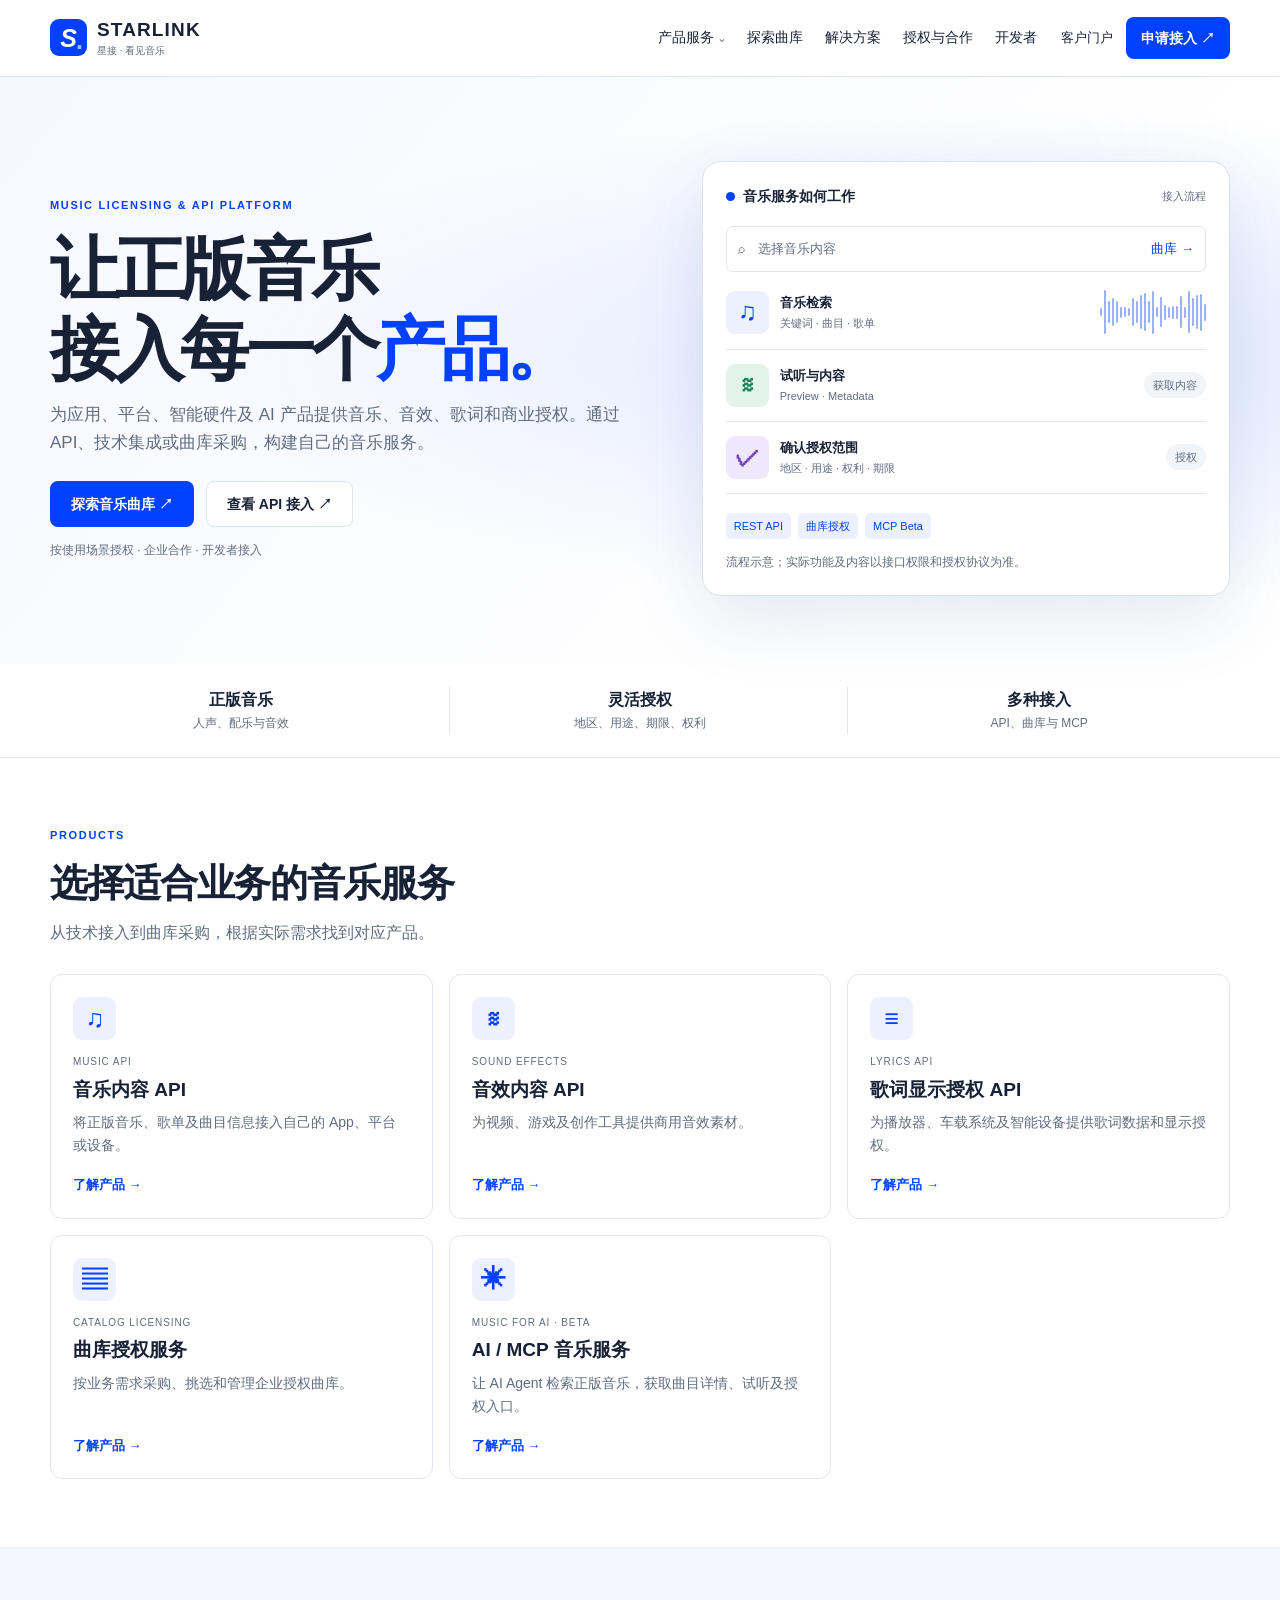
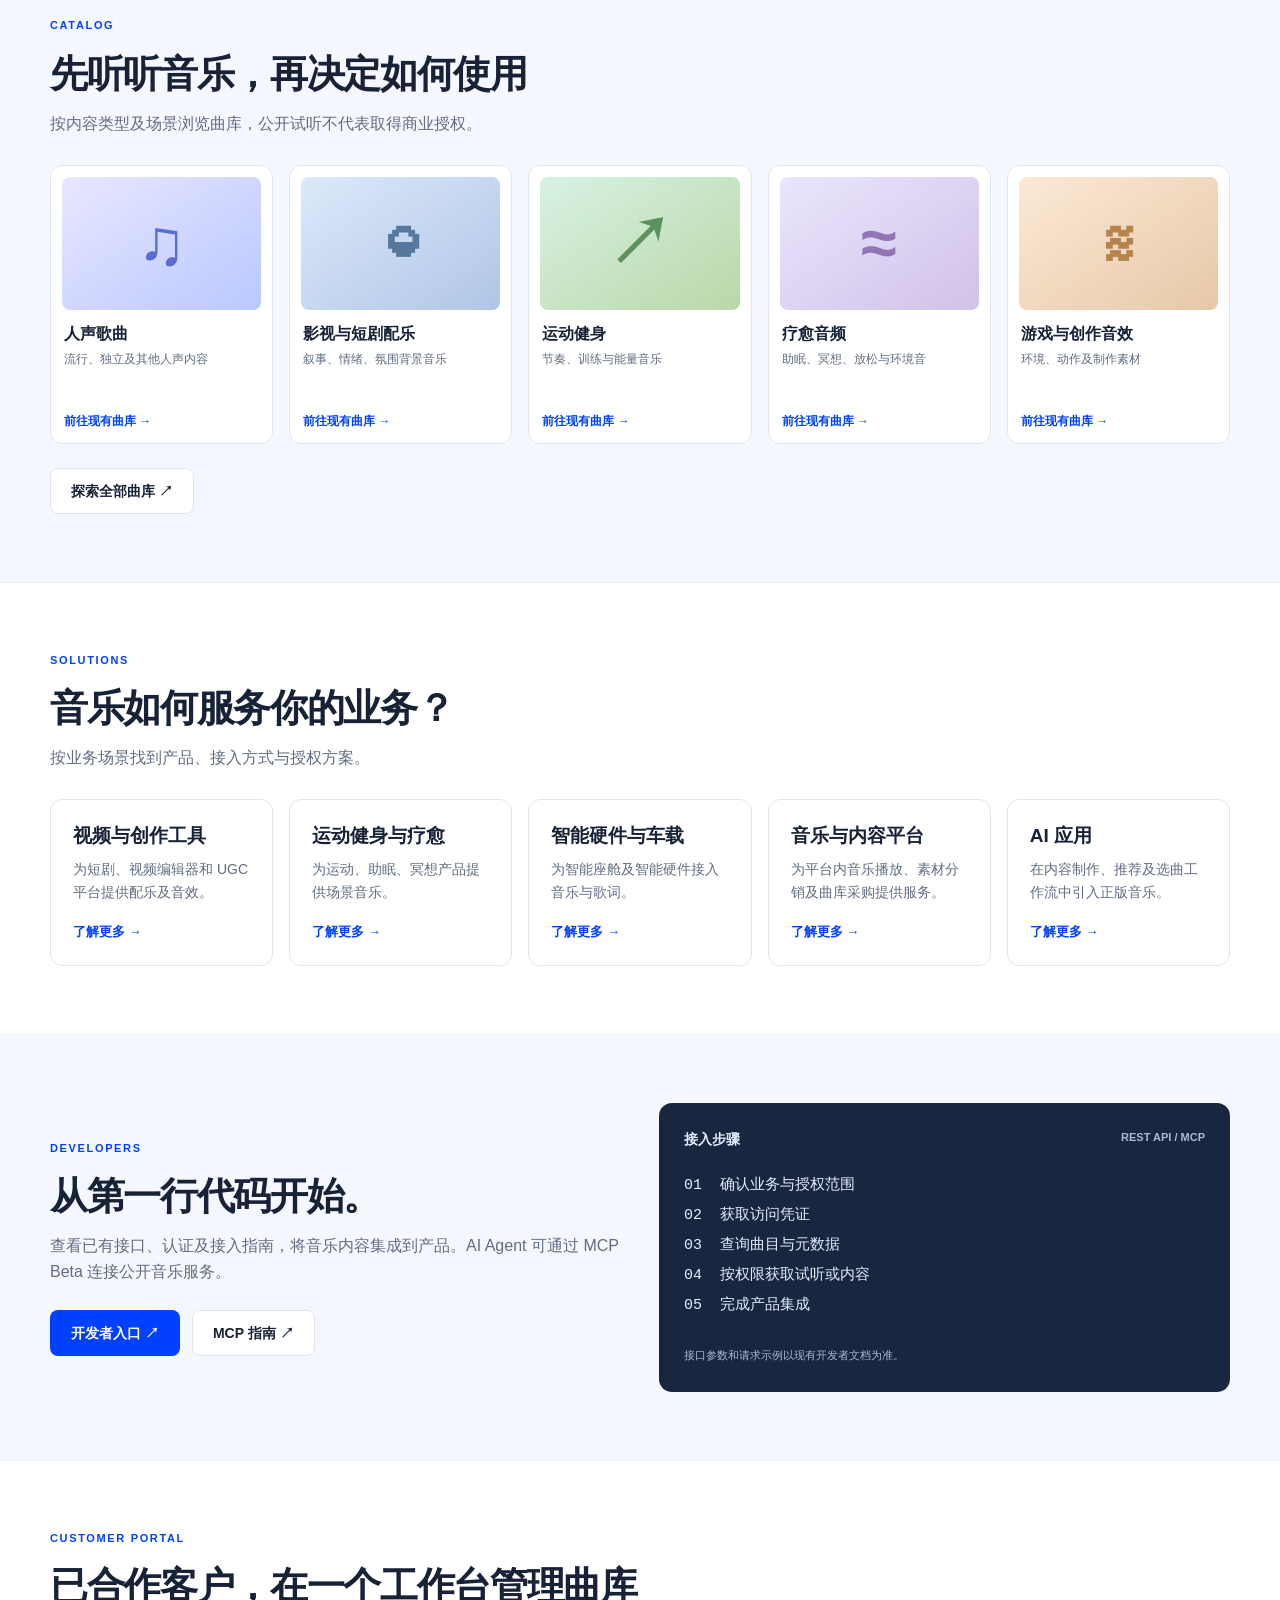
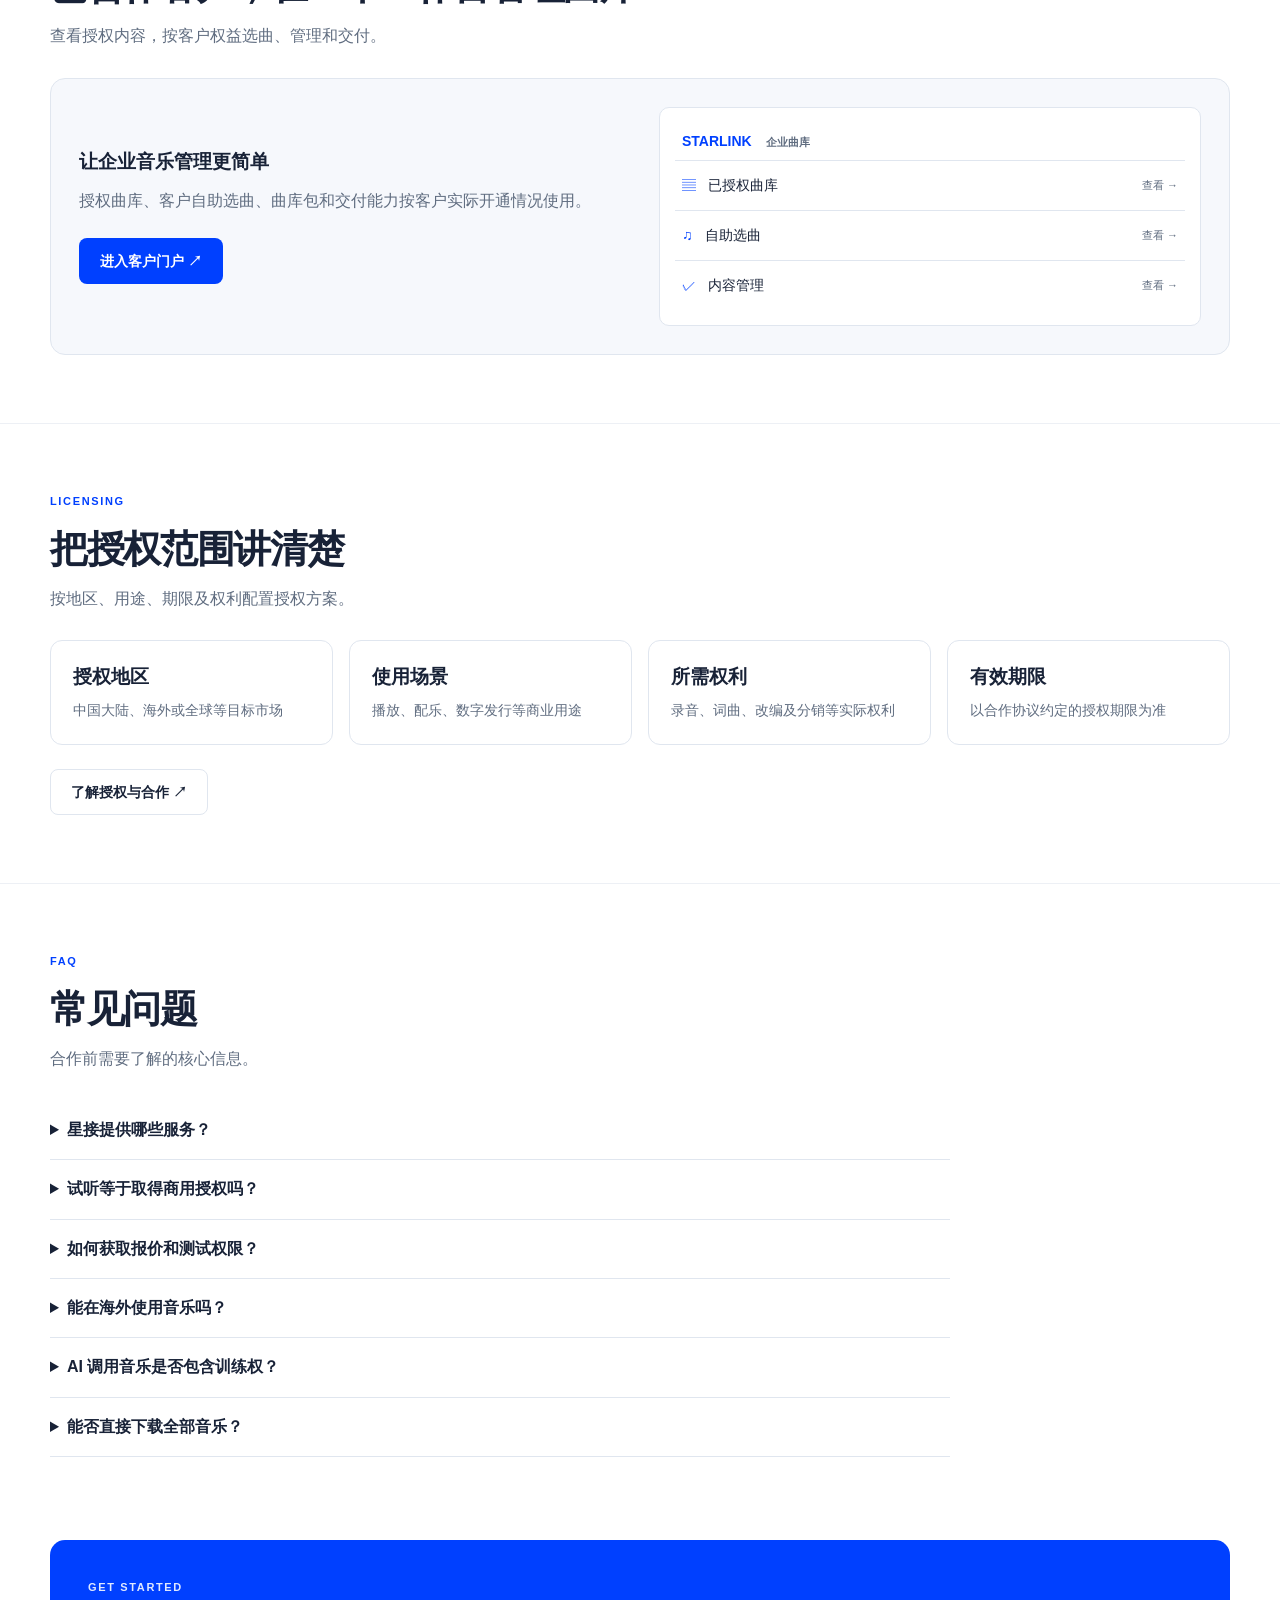
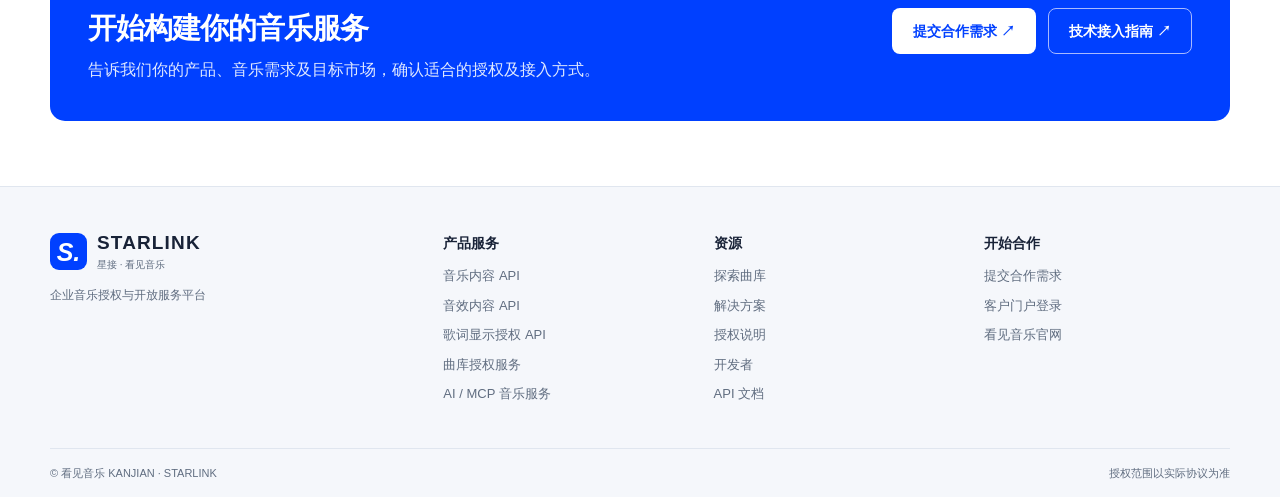
<file: index.html>
<!doctype html><html lang="zh-CN"><head><meta charset="utf-8"><meta name="viewport" content="width=device-width,initial-scale=1"><meta name="theme-color" content="#0040ff"><title>企业音乐授权与开放服务平台 | 星接 STARLINK</title><meta name="description" content="为企业提供音乐 API、音效、歌词授权、曲库采购和 MCP 接入。"><meta property="og:title" content="企业音乐授权与开放服务平台 | 星接 STARLINK"><meta property="og:description" content="为企业提供音乐 API、音效、歌词授权、曲库采购和 MCP 接入。"><link rel="icon" href="./favicon.svg" type="image/svg+xml"><link rel="stylesheet" href="./style.css"><script type="application/ld+json">{"@context":"https://schema.org","@type":"Organization","name":"星接 STARLINK","description":"看见音乐旗下企业音乐授权与开放服务平台","url":"https://open.kanjian.com/"}</script></head><body><a class="skip" href="#main">跳至内容</a><header><div class="wrap nav"><a class="brand" href="./index.html"><span class="mark">S<span>.</span></span><span><b>STARLINK</b><small>星接 · 看见音乐</small></span></a><button class="menu" aria-expanded="false" aria-controls="nav" aria-label="展开导航">☰</button><nav id="nav"><details class="drop"><summary>产品服务 ⌄</summary><div class="dropdown"><a class="" href="./products/music-api.html">音乐内容 API<small>将正版音乐、歌单及曲目信息接入自己的 App、平台或设备。</small></a><a class="" href="./products/sound-effects.html">音效内容 API<small>为视频、游戏及创作工具提供商用音效素材。</small></a><a class="" href="./products/lyrics-api.html">歌词显示授权 API<small>为播放器、车载系统及智能设备提供歌词数据和显示授权。</small></a><a class="" href="./products/catalog-license.html">曲库授权服务<small>按业务需求采购、挑选和管理企业授权曲库。</small></a><a class="" href="./products/ai-mcp.html">AI / MCP 音乐服务<small>让 AI Agent 检索正版音乐，获取曲目详情、试听及授权入口。</small></a></div></details><a class="" href="./catalog.html">探索曲库</a><a class="" href="./solutions.html">解决方案</a><a class="" href="./licensing.html">授权与合作</a><a class="" href="./developers.html">开发者</a></nav><div class="nav-actions"><a class="" href="https://open.kanjian.com/login">客户门户</a><a class="btn primary compact" href="https://crm-tool.kanjian.com/collect/e8250ef39f">申请接入 ↗</a></div></div></header><main id="main"><section class="hero"><div class="wrap two hero-grid"><div><span class="eyebrow">MUSIC LICENSING & API PLATFORM</span><h1>让正版音乐<br>接入每一个<span>产品。</span></h1><p>为应用、平台、智能硬件及 AI 产品提供音乐、音效、歌词和商业授权。通过 API、技术集成或曲库采购，构建自己的音乐服务。</p><div class="actions"><a class="btn primary" href="./catalog.html">探索音乐曲库 ↗</a><a class="btn secondary" href="./developers.html">查看 API 接入 ↗</a></div><p class="micro">按使用场景授权 · 企业合作 · 开发者接入</p></div><div class="demo"><div class="demo-title"><span class="dot"></span> 音乐服务如何工作 <small>接入流程</small></div><div class="searchbar">⌕　选择音乐内容 <span>曲库 →</span></div><div class="demo-row"><span class="tile">♫</span><div><b>音乐检索</b><small>关键词 · 曲目 · 歌单</small></div><div class="wave"><i style="--h:8px"></i><i style="--h:44px"></i><i style="--h:22px"></i><i style="--h:28px"></i><i style="--h:22px"></i><i style="--h:11px"></i><i style="--h:10px"></i><i style="--h:8px"></i><i style="--h:28px"></i><i style="--h:22px"></i><i style="--h:34px"></i><i style="--h:38px"></i><i style="--h:22px"></i><i style="--h:43px"></i><i style="--h:10px"></i><i style="--h:30px"></i><i style="--h:15px"></i><i style="--h:11px"></i><i style="--h:13px"></i><i style="--h:13px"></i><i style="--h:32px"></i><i style="--h:11px"></i><i style="--h:42px"></i><i style="--h:28px"></i><i style="--h:34px"></i><i style="--h:37px"></i><i style="--h:17px"></i><i style="--h:28px"></i><i style="--h:9px"></i><i style="--h:9px"></i><i style="--h:13px"></i><i style="--h:21px"></i><i style="--h:31px"></i><i style="--h:17px"></i><i style="--h:45px"></i><i style="--h:14px"></i><i style="--h:42px"></i><i style="--h:27px"></i><i style="--h:25px"></i><i style="--h:23px"></i></div></div><div class="demo-row"><span class="tile green">≋</span><div><b>试听与内容</b><small>Preview · Metadata</small></div><span class="chip">获取内容</span></div><div class="demo-row"><span class="tile purple">✓</span><div><b>确认授权范围</b><small>地区 · 用途 · 权利 · 期限</small></div><span class="chip">授权</span></div><div class="tags"><span>REST API</span><span>曲库授权</span><span>MCP Beta</span></div><p class="micro">流程示意；实际功能及内容以接口权限和授权协议为准。</p></div></div></section><div class="trust"><div class="wrap grid three"><div><b>正版音乐</b><small>人声、配乐与音效</small></div><div><b>灵活授权</b><small>地区、用途、期限、权利</small></div><div><b>多种接入</b><small>API、曲库与 MCP</small></div></div></div><section class="section "><div class="wrap"><div class="heading"><span class="eyebrow">PRODUCTS</span><h2>选择适合业务的音乐服务</h2><p>从技术接入到曲库采购，根据实际需求找到对应产品。</p></div><div class="grid three"><a class="card product" href="./products/music-api.html"><span class="tile">♫</span><small>MUSIC API</small><h3>音乐内容 API</h3><p>将正版音乐、歌单及曲目信息接入自己的 App、平台或设备。</p><span class="more">了解产品 →</span></a><a class="card product" href="./products/sound-effects.html"><span class="tile">≋</span><small>SOUND EFFECTS</small><h3>音效内容 API</h3><p>为视频、游戏及创作工具提供商用音效素材。</p><span class="more">了解产品 →</span></a><a class="card product" href="./products/lyrics-api.html"><span class="tile">≡</span><small>LYRICS API</small><h3>歌词显示授权 API</h3><p>为播放器、车载系统及智能设备提供歌词数据和显示授权。</p><span class="more">了解产品 →</span></a><a class="card product" href="./products/catalog-license.html"><span class="tile">▤</span><small>CATALOG LICENSING</small><h3>曲库授权服务</h3><p>按业务需求采购、挑选和管理企业授权曲库。</p><span class="more">了解产品 →</span></a><a class="card product" href="./products/ai-mcp.html"><span class="tile">✳</span><small>MUSIC FOR AI · BETA</small><h3>AI / MCP 音乐服务</h3><p>让 AI Agent 检索正版音乐，获取曲目详情、试听及授权入口。</p><span class="more">了解产品 →</span></a></div></div></section><section class="section tint"><div class="wrap"><div class="heading"><span class="eyebrow">CATALOG</span><h2>先听听音乐，再决定如何使用</h2><p>按内容类型及场景浏览曲库，公开试听不代表取得商业授权。</p></div><div class="grid five"><article class="card category" data-kind="music" data-search="人声歌曲 流行、独立及其他人声内容"><div class="cover c0"><span>♫</span></div><h3>人声歌曲</h3><p>流行、独立及其他人声内容</p><a class="more" href="https://open.kanjian.com/">前往现有曲库 →</a></article><article class="card category" data-kind="bgm" data-search="影视与短剧配乐 叙事、情绪、氛围背景音乐"><div class="cover c1"><span>◒</span></div><h3>影视与短剧配乐</h3><p>叙事、情绪、氛围背景音乐</p><a class="more" href="https://open.kanjian.com/galaxy/383020222326636544">前往现有曲库 →</a></article><article class="card category" data-kind="bgm" data-search="运动健身 节奏、训练与能量音乐"><div class="cover c2"><span>↗</span></div><h3>运动健身</h3><p>节奏、训练与能量音乐</p><a class="more" href="https://open.kanjian.com/galaxy/381127414026272768">前往现有曲库 →</a></article><article class="card category" data-kind="bgm" data-search="疗愈音频 助眠、冥想、放松与环境音"><div class="cover c3"><span>≈</span></div><h3>疗愈音频</h3><p>助眠、冥想、放松与环境音</p><a class="more" href="https://open.kanjian.com/therapeutic-audio">前往现有曲库 →</a></article><article class="card category" data-kind="sfx" data-search="游戏与创作音效 环境、动作及制作素材"><div class="cover c4"><span>≋</span></div><h3>游戏与创作音效</h3><p>环境、动作及制作素材</p><a class="more" href="https://open.kanjian.com/">前往现有曲库 →</a></article></div><div class="actions"><a class="btn secondary" href="./catalog.html">探索全部曲库 ↗</a></div></div></section><section class="section "><div class="wrap"><div class="heading"><span class="eyebrow">SOLUTIONS</span><h2>音乐如何服务你的业务？</h2><p>按业务场景找到产品、接入方式与授权方案。</p></div><div class="grid five"><article class="card"><h3>视频与创作工具</h3><p>为短剧、视频编辑器和 UGC 平台提供配乐及音效。</p><a class="more" href="./solutions.html#video">了解更多 →</a></article><article class="card"><h3>运动健身与疗愈</h3><p>为运动、助眠、冥想产品提供场景音乐。</p><a class="more" href="./solutions.html#health">了解更多 →</a></article><article class="card"><h3>智能硬件与车载</h3><p>为智能座舱及智能硬件接入音乐与歌词。</p><a class="more" href="./solutions.html#hardware">了解更多 →</a></article><article class="card"><h3>音乐与内容平台</h3><p>为平台内音乐播放、素材分销及曲库采购提供服务。</p><a class="more" href="./solutions.html#platform">了解更多 →</a></article><article class="card"><h3>AI 应用</h3><p>在内容制作、推荐及选曲工作流中引入正版音乐。</p><a class="more" href="./solutions.html#ai">了解更多 →</a></article></div></div></section><section class="section tint"><div class="wrap two"><div><span class="eyebrow">DEVELOPERS</span><h2>从第一行代码开始。</h2><p>查看已有接口、认证及接入指南，将音乐内容集成到产品。AI Agent 可通过 MCP Beta 连接公开音乐服务。</p><div class="actions"><a class="btn primary" href="./developers.html">开发者入口 ↗</a><a class="btn secondary" href="https://developer.kanjian.com/doc-8875712">MCP 指南 ↗</a></div></div><div class="code"><div>接入步骤 <small>REST API / MCP</small></div><pre>01  确认业务与授权范围
02  获取访问凭证
03  查询曲目与元数据
04  按权限获取试听或内容
05  完成产品集成</pre><small>接口参数和请求示例以现有开发者文档为准。</small></div></div></section><section class="section "><div class="wrap"><div class="heading"><span class="eyebrow">CUSTOMER PORTAL</span><h2>已合作客户，在一个工作台管理曲库</h2><p>查看授权内容，按客户权益选曲、管理和交付。</p></div><div class="two portal"><div><h3>让企业音乐管理更简单</h3><p>授权曲库、客户自助选曲、曲库包和交付能力按客户实际开通情况使用。</p><div class="actions"><a class="btn primary" href="https://open.kanjian.com/login">进入客户门户 ↗</a></div></div><div class="portal-demo"><b>STARLINK　<small>企业曲库</small></b><div><span>▤</span>已授权曲库<small>查看 →</small></div><div><span>♫</span>自助选曲<small>查看 →</small></div><div><span>✓</span>内容管理<small>查看 →</small></div></div></div></div></section><section class="section "><div class="wrap"><div class="heading"><span class="eyebrow">LICENSING</span><h2>把授权范围讲清楚</h2><p>按地区、用途、期限及权利配置授权方案。</p></div><div class="grid four"><article class="card"><h3>授权地区</h3><p>中国大陆、海外或全球等目标市场</p></article><article class="card"><h3>使用场景</h3><p>播放、配乐、数字发行等商业用途</p></article><article class="card"><h3>所需权利</h3><p>录音、词曲、改编及分销等实际权利</p></article><article class="card"><h3>有效期限</h3><p>以合作协议约定的授权期限为准</p></article></div><div class="actions"><a class="btn secondary" href="./licensing.html">了解授权与合作 ↗</a></div></div></section><section class="section "><div class="wrap"><div class="heading"><span class="eyebrow">FAQ</span><h2>常见问题</h2><p>合作前需要了解的核心信息。</p></div><div class="faq"><details><summary>星接提供哪些服务？</summary><p>星接提供音乐内容、音效、歌词显示授权及曲库服务，可按约定通过 API、技术集成或曲库采购获取内容。</p></details><details><summary>试听等于取得商用授权吗？</summary><p>不等于。公开试听用于评估，商用须取得对应曲目、地区、用途、期限和权利的授权。</p></details><details><summary>如何获取报价和测试权限？</summary><p>提交需求，商务确认内容、权利、计费及接入范围后安排测试或交付。</p></details><details><summary>能在海外使用音乐吗？</summary><p>可按目标市场讨论中国大陆、海外或全球授权方案，实际范围以权利和合同为准。</p></details><details><summary>AI 调用音乐是否包含训练权？</summary><p>不包含。模型训练、生成及改编等用途需单独确认权利与授权。</p></details><details><summary>能否直接下载全部音乐？</summary><p>不能。下载、源文件交付及再分销须在客户权限与合同范围内进行。</p></details></div></div></section><section class="wrap cta"><div><span class="eyebrow">GET STARTED</span><h2>开始构建你的音乐服务</h2><p>告诉我们你的产品、音乐需求及目标市场，确认适合的授权及接入方式。</p></div><a class="btn white" href="https://crm-tool.kanjian.com/collect/e8250ef39f">提交合作需求 ↗</a><a class="btn outlinewhite" href="./developers.html">技术接入指南 ↗</a></section></main><footer><div class="wrap foot"><div><a class="brand" href="./index.html"><span class="mark">S.</span><span><b>STARLINK</b><small>星接 · 看见音乐</small></span></a><p>企业音乐授权与开放服务平台</p></div><div><h4>产品服务</h4><a class="" href="./products/music-api.html">音乐内容 API</a><a class="" href="./products/sound-effects.html">音效内容 API</a><a class="" href="./products/lyrics-api.html">歌词显示授权 API</a><a class="" href="./products/catalog-license.html">曲库授权服务</a><a class="" href="./products/ai-mcp.html">AI / MCP 音乐服务</a></div><div><h4>资源</h4><a class="" href="./catalog.html">探索曲库</a><a class="" href="./solutions.html">解决方案</a><a class="" href="./licensing.html">授权说明</a><a class="" href="./developers.html">开发者</a><a class="" href="https://developer.kanjian.com/">API 文档</a></div><div><h4>开始合作</h4><a class="" href="https://crm-tool.kanjian.com/collect/e8250ef39f">提交合作需求</a><a class="" href="https://open.kanjian.com/login">客户门户登录</a><a class="" href="https://kanjian.com">看见音乐官网</a></div></div><div class="wrap copyright">© 看见音乐 KANJIAN · STARLINK <span>授权范围以实际协议为准</span></div></footer><script src="./site.js" defer></script></body></html>
</file>
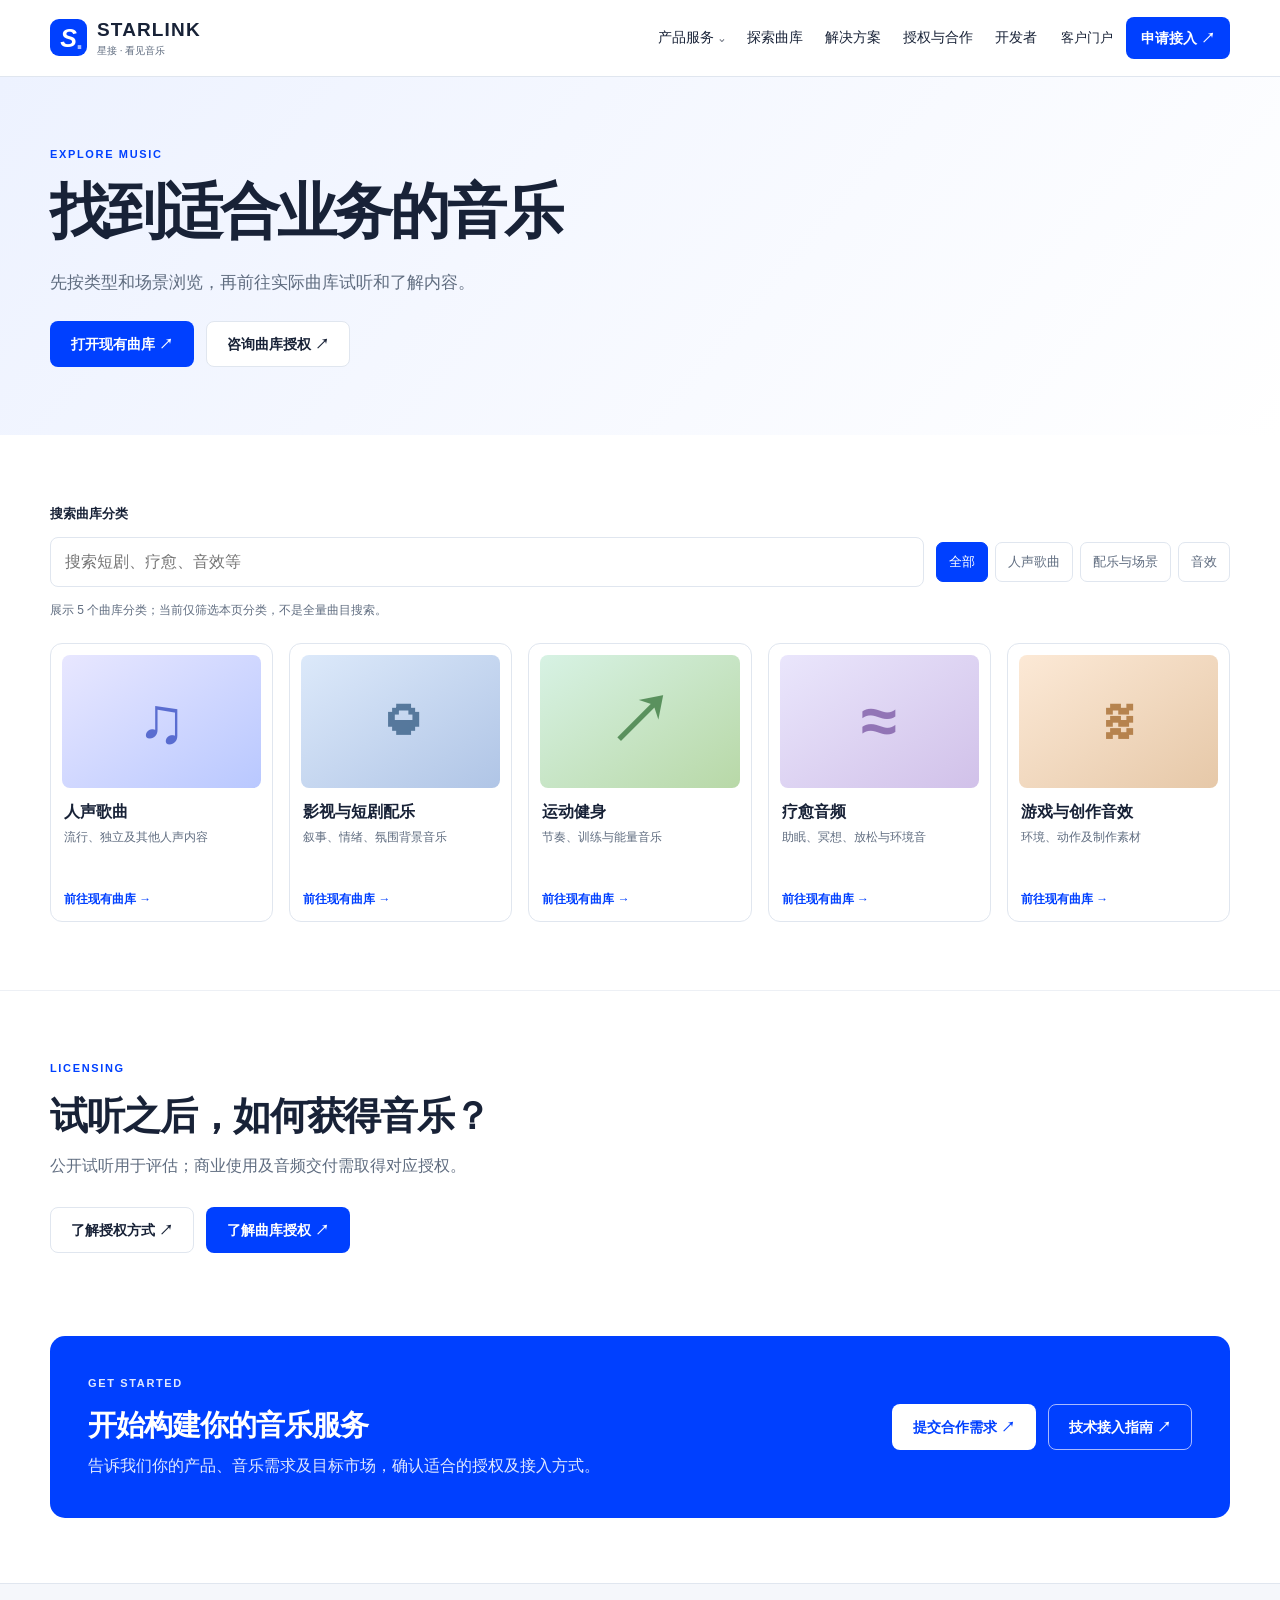
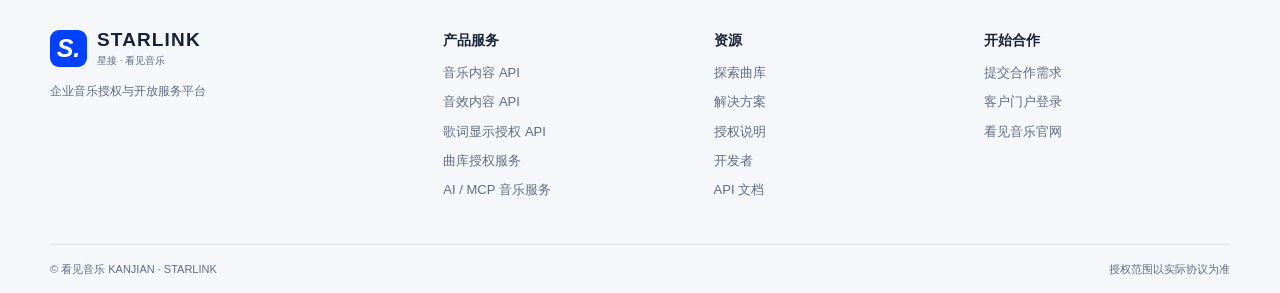
<file: catalog.html>
<!doctype html><html lang="zh-CN"><head><meta charset="utf-8"><meta name="viewport" content="width=device-width,initial-scale=1"><meta name="theme-color" content="#0040ff"><title>探索音乐曲库 | 星接 STARLINK</title><meta name="description" content="浏览音乐及音效分类，前往现有公开曲库试听。"><meta property="og:title" content="探索音乐曲库 | 星接 STARLINK"><meta property="og:description" content="浏览音乐及音效分类，前往现有公开曲库试听。"><link rel="icon" href="./favicon.svg" type="image/svg+xml"><link rel="stylesheet" href="./style.css"></head><body><a class="skip" href="#main">跳至内容</a><header><div class="wrap nav"><a class="brand" href="./index.html"><span class="mark">S<span>.</span></span><span><b>STARLINK</b><small>星接 · 看见音乐</small></span></a><button class="menu" aria-expanded="false" aria-controls="nav" aria-label="展开导航">☰</button><nav id="nav"><details class="drop"><summary>产品服务 ⌄</summary><div class="dropdown"><a class="" href="./products/music-api.html">音乐内容 API<small>将正版音乐、歌单及曲目信息接入自己的 App、平台或设备。</small></a><a class="" href="./products/sound-effects.html">音效内容 API<small>为视频、游戏及创作工具提供商用音效素材。</small></a><a class="" href="./products/lyrics-api.html">歌词显示授权 API<small>为播放器、车载系统及智能设备提供歌词数据和显示授权。</small></a><a class="" href="./products/catalog-license.html">曲库授权服务<small>按业务需求采购、挑选和管理企业授权曲库。</small></a><a class="" href="./products/ai-mcp.html">AI / MCP 音乐服务<small>让 AI Agent 检索正版音乐，获取曲目详情、试听及授权入口。</small></a></div></details><a class="" href="./catalog.html">探索曲库</a><a class="" href="./solutions.html">解决方案</a><a class="" href="./licensing.html">授权与合作</a><a class="" href="./developers.html">开发者</a></nav><div class="nav-actions"><a class="" href="https://open.kanjian.com/login">客户门户</a><a class="btn primary compact" href="https://crm-tool.kanjian.com/collect/e8250ef39f">申请接入 ↗</a></div></div></header><main id="main"><section class="lead"><div class="wrap"><span class="eyebrow">EXPLORE MUSIC</span><h1>找到适合业务的音乐</h1><p>先按类型和场景浏览，再前往实际曲库试听和了解内容。</p><div class="actions"><a class="btn primary" href="https://open.kanjian.com/">打开现有曲库 ↗</a><a class="btn secondary" href="https://crm-tool.kanjian.com/collect/e8250ef39f">咨询曲库授权 ↗</a></div></div></section><section class="section"><div class="wrap"><div class="catalog-tools"><label for="query">搜索曲库分类</label><input id="query" type="search" placeholder="搜索短剧、疗愈、音效等"><div class="filters"><button type="button" data-filter="all" aria-pressed="true">全部</button><button type="button" data-filter="music" aria-pressed="false">人声歌曲</button><button type="button" data-filter="bgm" aria-pressed="false">配乐与场景</button><button type="button" data-filter="sfx" aria-pressed="false">音效</button></div></div><p class="micro" id="count" aria-live="polite">展示 5 个曲库分类；当前仅筛选本页分类，不是全量曲目搜索。</p><div class="grid five" id="catalog"><article class="card category" data-kind="music" data-search="人声歌曲 流行、独立及其他人声内容"><div class="cover c0"><span>♫</span></div><h3>人声歌曲</h3><p>流行、独立及其他人声内容</p><a class="more" href="https://open.kanjian.com/">前往现有曲库 →</a></article><article class="card category" data-kind="bgm" data-search="影视与短剧配乐 叙事、情绪、氛围背景音乐"><div class="cover c1"><span>◒</span></div><h3>影视与短剧配乐</h3><p>叙事、情绪、氛围背景音乐</p><a class="more" href="https://open.kanjian.com/galaxy/383020222326636544">前往现有曲库 →</a></article><article class="card category" data-kind="bgm" data-search="运动健身 节奏、训练与能量音乐"><div class="cover c2"><span>↗</span></div><h3>运动健身</h3><p>节奏、训练与能量音乐</p><a class="more" href="https://open.kanjian.com/galaxy/381127414026272768">前往现有曲库 →</a></article><article class="card category" data-kind="bgm" data-search="疗愈音频 助眠、冥想、放松与环境音"><div class="cover c3"><span>≈</span></div><h3>疗愈音频</h3><p>助眠、冥想、放松与环境音</p><a class="more" href="https://open.kanjian.com/therapeutic-audio">前往现有曲库 →</a></article><article class="card category" data-kind="sfx" data-search="游戏与创作音效 环境、动作及制作素材"><div class="cover c4"><span>≋</span></div><h3>游戏与创作音效</h3><p>环境、动作及制作素材</p><a class="more" href="https://open.kanjian.com/">前往现有曲库 →</a></article></div><p id="empty" hidden>没有匹配的分类，请尝试其他关键词。</p></div></section><section class="section "><div class="wrap"><div class="heading"><span class="eyebrow">LICENSING</span><h2>试听之后，如何获得音乐？</h2><p>公开试听用于评估；商业使用及音频交付需取得对应授权。</p></div><div class="actions"><a class="btn secondary" href="./licensing.html">了解授权方式 ↗</a><a class="btn primary" href="./products/catalog-license.html">了解曲库授权 ↗</a></div></div></section><section class="wrap cta"><div><span class="eyebrow">GET STARTED</span><h2>开始构建你的音乐服务</h2><p>告诉我们你的产品、音乐需求及目标市场，确认适合的授权及接入方式。</p></div><a class="btn white" href="https://crm-tool.kanjian.com/collect/e8250ef39f">提交合作需求 ↗</a><a class="btn outlinewhite" href="./developers.html">技术接入指南 ↗</a></section></main><footer><div class="wrap foot"><div><a class="brand" href="./index.html"><span class="mark">S.</span><span><b>STARLINK</b><small>星接 · 看见音乐</small></span></a><p>企业音乐授权与开放服务平台</p></div><div><h4>产品服务</h4><a class="" href="./products/music-api.html">音乐内容 API</a><a class="" href="./products/sound-effects.html">音效内容 API</a><a class="" href="./products/lyrics-api.html">歌词显示授权 API</a><a class="" href="./products/catalog-license.html">曲库授权服务</a><a class="" href="./products/ai-mcp.html">AI / MCP 音乐服务</a></div><div><h4>资源</h4><a class="" href="./catalog.html">探索曲库</a><a class="" href="./solutions.html">解决方案</a><a class="" href="./licensing.html">授权说明</a><a class="" href="./developers.html">开发者</a><a class="" href="https://developer.kanjian.com/">API 文档</a></div><div><h4>开始合作</h4><a class="" href="https://crm-tool.kanjian.com/collect/e8250ef39f">提交合作需求</a><a class="" href="https://open.kanjian.com/login">客户门户登录</a><a class="" href="https://kanjian.com">看见音乐官网</a></div></div><div class="wrap copyright">© 看见音乐 KANJIAN · STARLINK <span>授权范围以实际协议为准</span></div></footer><script src="./site.js" defer></script></body></html>
</file>
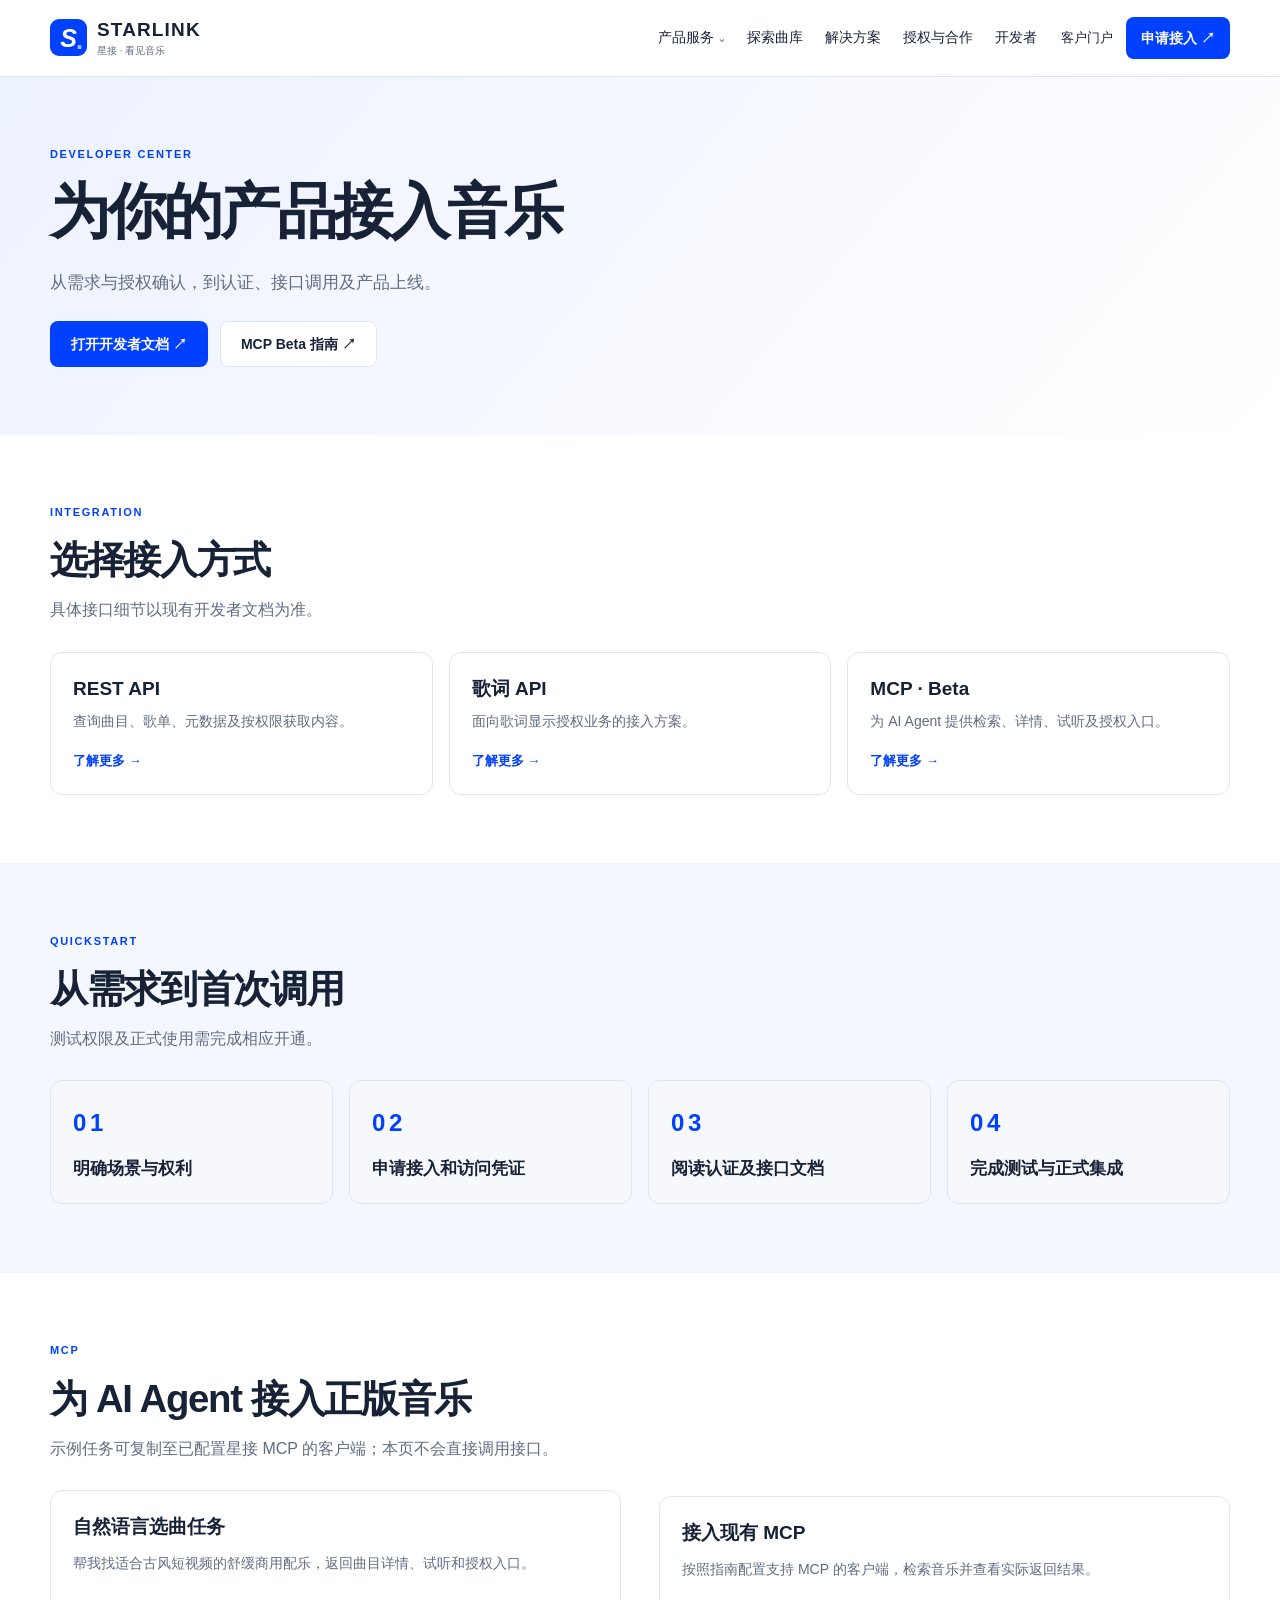
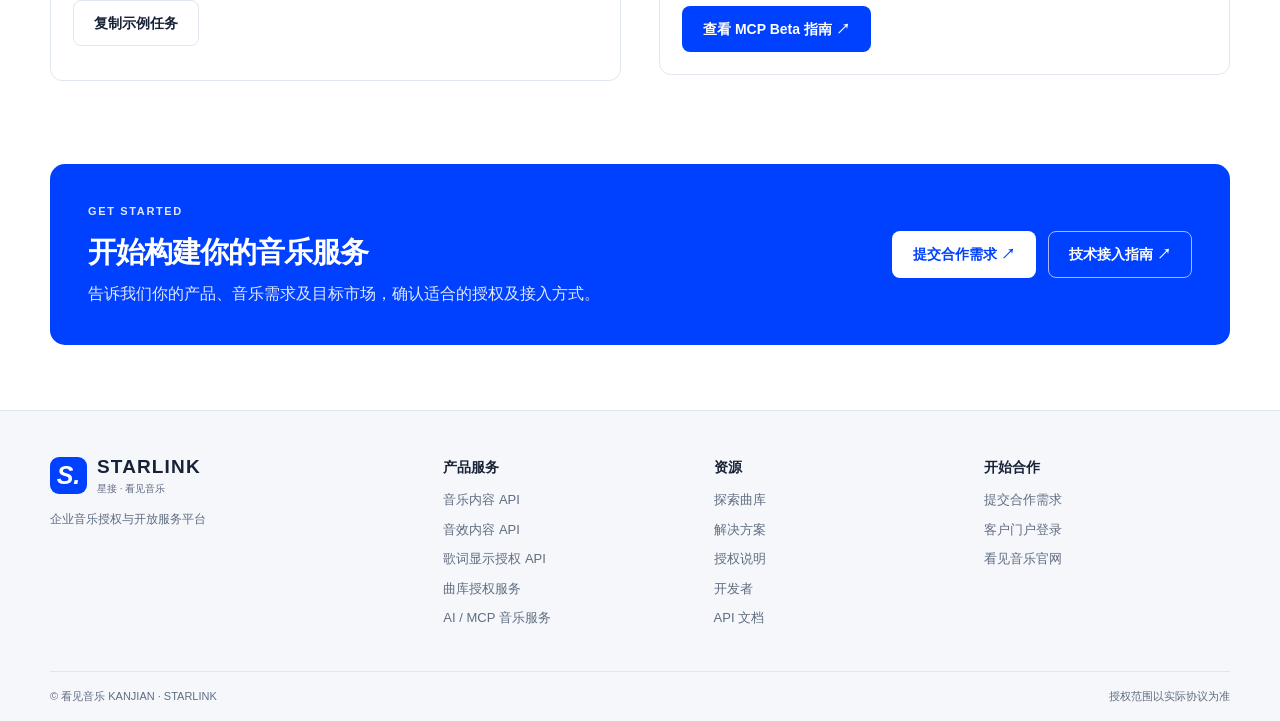
<file: developers.html>
<!doctype html><html lang="zh-CN"><head><meta charset="utf-8"><meta name="viewport" content="width=device-width,initial-scale=1"><meta name="theme-color" content="#0040ff"><title>开发者中心 | 星接 STARLINK</title><meta name="description" content="音乐 API、歌词服务及 MCP Beta 的接入入口。"><meta property="og:title" content="开发者中心 | 星接 STARLINK"><meta property="og:description" content="音乐 API、歌词服务及 MCP Beta 的接入入口。"><link rel="icon" href="./favicon.svg" type="image/svg+xml"><link rel="stylesheet" href="./style.css"></head><body><a class="skip" href="#main">跳至内容</a><header><div class="wrap nav"><a class="brand" href="./index.html"><span class="mark">S<span>.</span></span><span><b>STARLINK</b><small>星接 · 看见音乐</small></span></a><button class="menu" aria-expanded="false" aria-controls="nav" aria-label="展开导航">☰</button><nav id="nav"><details class="drop"><summary>产品服务 ⌄</summary><div class="dropdown"><a class="" href="./products/music-api.html">音乐内容 API<small>将正版音乐、歌单及曲目信息接入自己的 App、平台或设备。</small></a><a class="" href="./products/sound-effects.html">音效内容 API<small>为视频、游戏及创作工具提供商用音效素材。</small></a><a class="" href="./products/lyrics-api.html">歌词显示授权 API<small>为播放器、车载系统及智能设备提供歌词数据和显示授权。</small></a><a class="" href="./products/catalog-license.html">曲库授权服务<small>按业务需求采购、挑选和管理企业授权曲库。</small></a><a class="" href="./products/ai-mcp.html">AI / MCP 音乐服务<small>让 AI Agent 检索正版音乐，获取曲目详情、试听及授权入口。</small></a></div></details><a class="" href="./catalog.html">探索曲库</a><a class="" href="./solutions.html">解决方案</a><a class="" href="./licensing.html">授权与合作</a><a class="" href="./developers.html">开发者</a></nav><div class="nav-actions"><a class="" href="https://open.kanjian.com/login">客户门户</a><a class="btn primary compact" href="https://crm-tool.kanjian.com/collect/e8250ef39f">申请接入 ↗</a></div></div></header><main id="main"><section class="lead"><div class="wrap"><span class="eyebrow">DEVELOPER CENTER</span><h1>为你的产品接入音乐</h1><p>从需求与授权确认，到认证、接口调用及产品上线。</p><div class="actions"><a class="btn primary" href="https://developer.kanjian.com/">打开开发者文档 ↗</a><a class="btn secondary" href="https://developer.kanjian.com/doc-8875712">MCP Beta 指南 ↗</a></div></div></section><section class="section "><div class="wrap"><div class="heading"><span class="eyebrow">INTEGRATION</span><h2>选择接入方式</h2><p>具体接口细节以现有开发者文档为准。</p></div><div class="grid three"><article class="card"><h3>REST API</h3><p>查询曲目、歌单、元数据及按权限获取内容。</p><a class="more" href="https://developer.kanjian.com/doc-3489123">了解更多 →</a></article><article class="card"><h3>歌词 API</h3><p>面向歌词显示授权业务的接入方案。</p><a class="more" href="https://open.kanjian.com/lyric-api">了解更多 →</a></article><article class="card"><h3>MCP · Beta</h3><p>为 AI Agent 提供检索、详情、试听及授权入口。</p><a class="more" href="https://developer.kanjian.com/doc-8875712">了解更多 →</a></article></div></div></section><section class="section tint"><div class="wrap"><div class="heading"><span class="eyebrow">QUICKSTART</span><h2>从需求到首次调用</h2><p>测试权限及正式使用需完成相应开通。</p></div><div class="grid four"><div class="card step"><span class="eyebrow">01</span><h3>明确场景与权利</h3></div><div class="card step"><span class="eyebrow">02</span><h3>申请接入和访问凭证</h3></div><div class="card step"><span class="eyebrow">03</span><h3>阅读认证及接口文档</h3></div><div class="card step"><span class="eyebrow">04</span><h3>完成测试与正式集成</h3></div></div></div></section><section class="section "><div class="wrap"><div class="heading"><span class="eyebrow">MCP</span><h2>为 AI Agent 接入正版音乐</h2><p>示例任务可复制至已配置星接 MCP 的客户端；本页不会直接调用接口。</p></div><div class="two"><div class="card"><h3>自然语言选曲任务</h3><p id="prompt">帮我找适合古风短视频的舒缓商用配乐，返回曲目详情、试听和授权入口。</p><div class="actions"><button type="button" class="btn secondary" id="copy">复制示例任务</button></div><p class="micro" id="status" aria-live="polite"></p></div><div class="card"><h3>接入现有 MCP</h3><p>按照指南配置支持 MCP 的客户端，检索音乐并查看实际返回结果。</p><div class="actions"><a class="btn primary" href="https://developer.kanjian.com/doc-8875712">查看 MCP Beta 指南 ↗</a></div></div></div></div></section><section class="wrap cta"><div><span class="eyebrow">GET STARTED</span><h2>开始构建你的音乐服务</h2><p>告诉我们你的产品、音乐需求及目标市场，确认适合的授权及接入方式。</p></div><a class="btn white" href="https://crm-tool.kanjian.com/collect/e8250ef39f">提交合作需求 ↗</a><a class="btn outlinewhite" href="./developers.html">技术接入指南 ↗</a></section></main><footer><div class="wrap foot"><div><a class="brand" href="./index.html"><span class="mark">S.</span><span><b>STARLINK</b><small>星接 · 看见音乐</small></span></a><p>企业音乐授权与开放服务平台</p></div><div><h4>产品服务</h4><a class="" href="./products/music-api.html">音乐内容 API</a><a class="" href="./products/sound-effects.html">音效内容 API</a><a class="" href="./products/lyrics-api.html">歌词显示授权 API</a><a class="" href="./products/catalog-license.html">曲库授权服务</a><a class="" href="./products/ai-mcp.html">AI / MCP 音乐服务</a></div><div><h4>资源</h4><a class="" href="./catalog.html">探索曲库</a><a class="" href="./solutions.html">解决方案</a><a class="" href="./licensing.html">授权说明</a><a class="" href="./developers.html">开发者</a><a class="" href="https://developer.kanjian.com/">API 文档</a></div><div><h4>开始合作</h4><a class="" href="https://crm-tool.kanjian.com/collect/e8250ef39f">提交合作需求</a><a class="" href="https://open.kanjian.com/login">客户门户登录</a><a class="" href="https://kanjian.com">看见音乐官网</a></div></div><div class="wrap copyright">© 看见音乐 KANJIAN · STARLINK <span>授权范围以实际协议为准</span></div></footer><script src="./site.js" defer></script></body></html>
</file>
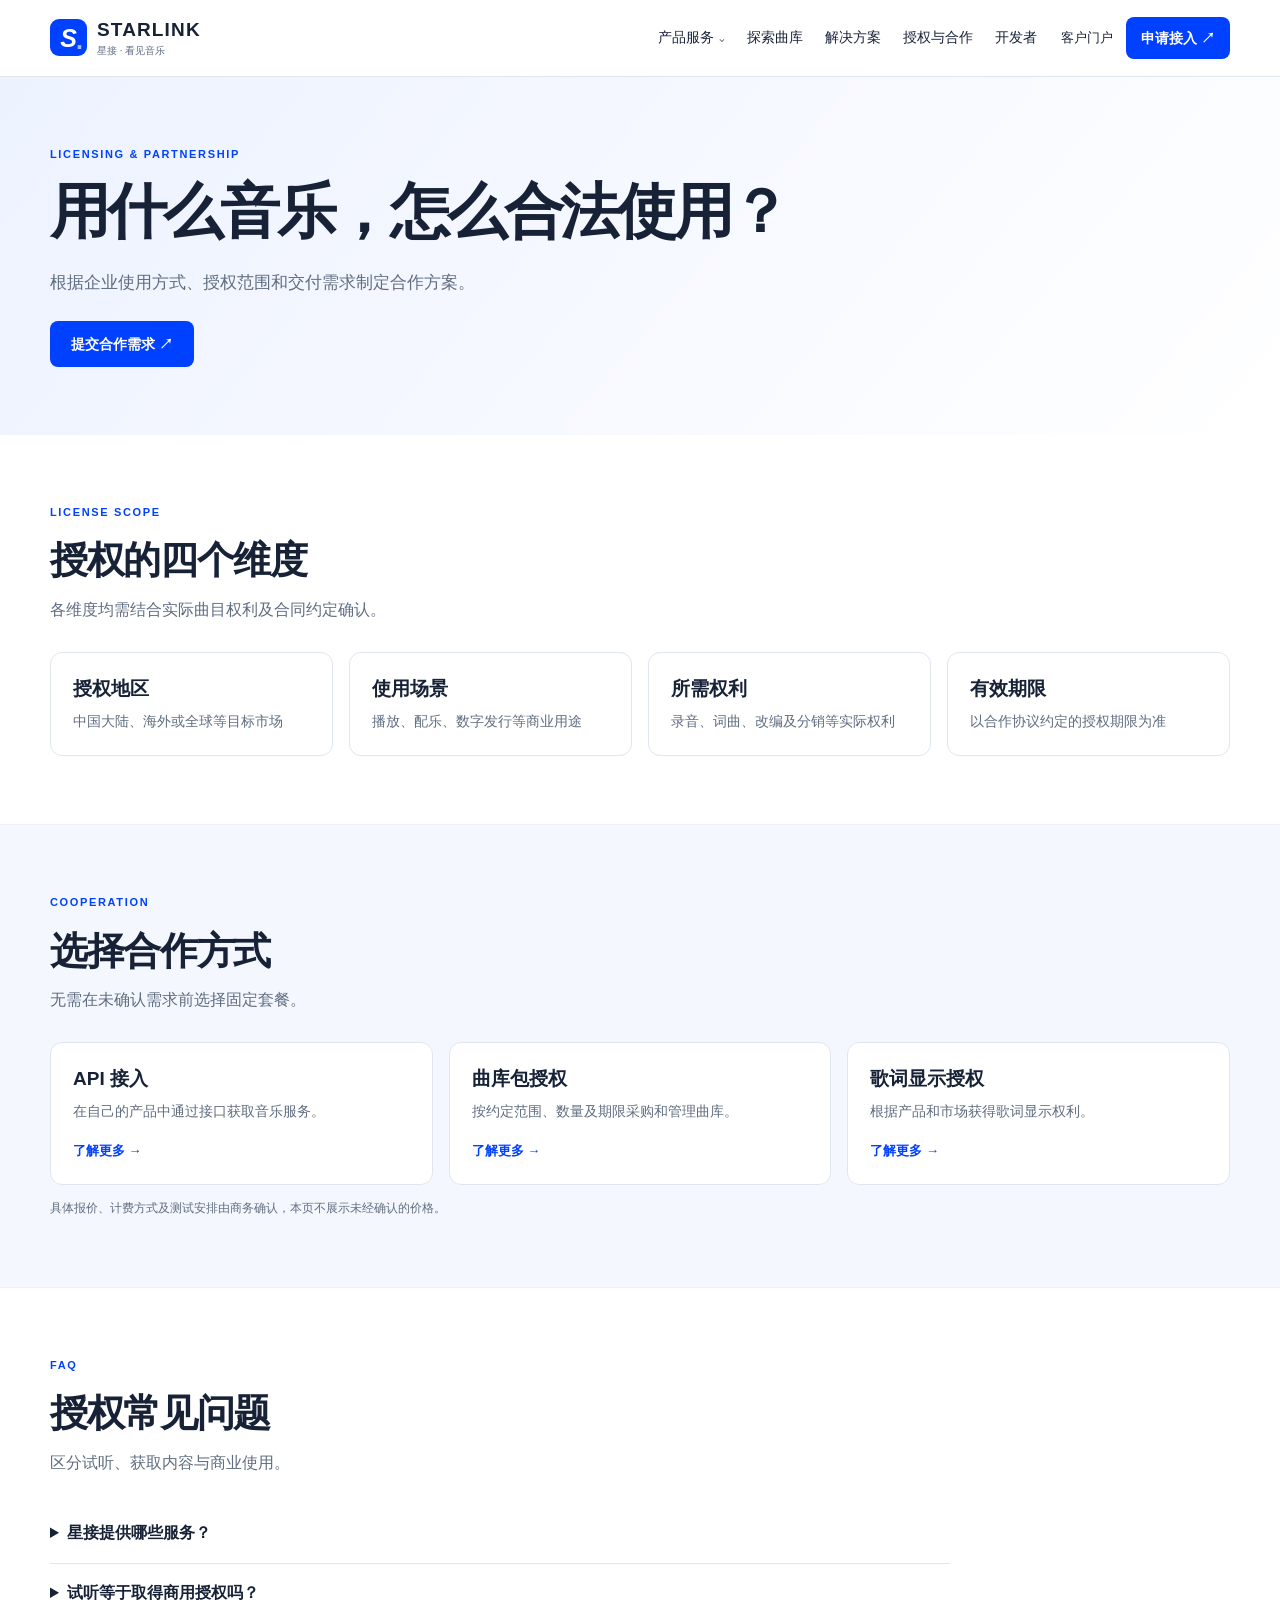
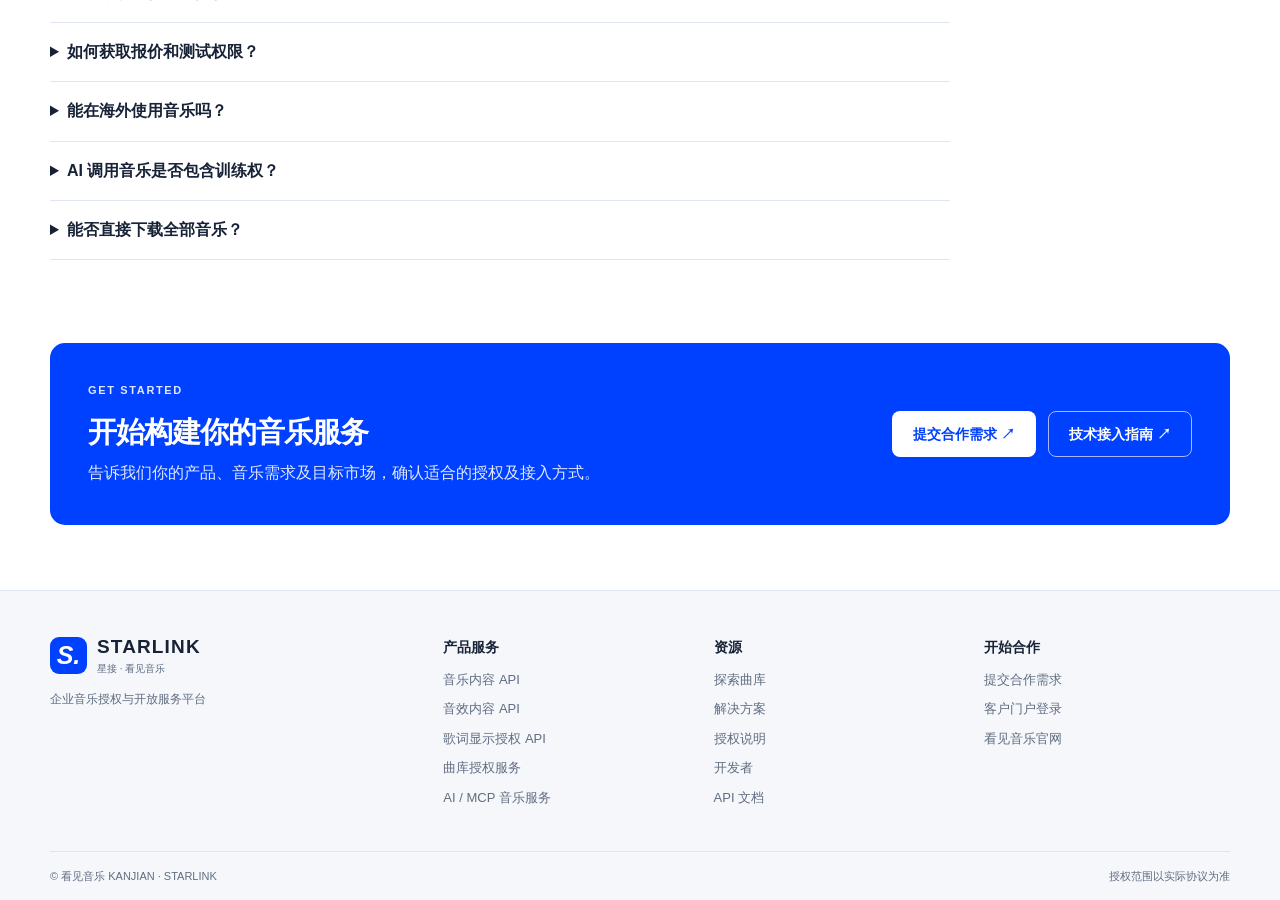
<file: licensing.html>
<!doctype html><html lang="zh-CN"><head><meta charset="utf-8"><meta name="viewport" content="width=device-width,initial-scale=1"><meta name="theme-color" content="#0040ff"><title>音乐授权与合作 | 星接 STARLINK</title><meta name="description" content="了解授权地区、用途、权利、期限及企业合作方式。"><meta property="og:title" content="音乐授权与合作 | 星接 STARLINK"><meta property="og:description" content="了解授权地区、用途、权利、期限及企业合作方式。"><link rel="icon" href="./favicon.svg" type="image/svg+xml"><link rel="stylesheet" href="./style.css"></head><body><a class="skip" href="#main">跳至内容</a><header><div class="wrap nav"><a class="brand" href="./index.html"><span class="mark">S<span>.</span></span><span><b>STARLINK</b><small>星接 · 看见音乐</small></span></a><button class="menu" aria-expanded="false" aria-controls="nav" aria-label="展开导航">☰</button><nav id="nav"><details class="drop"><summary>产品服务 ⌄</summary><div class="dropdown"><a class="" href="./products/music-api.html">音乐内容 API<small>将正版音乐、歌单及曲目信息接入自己的 App、平台或设备。</small></a><a class="" href="./products/sound-effects.html">音效内容 API<small>为视频、游戏及创作工具提供商用音效素材。</small></a><a class="" href="./products/lyrics-api.html">歌词显示授权 API<small>为播放器、车载系统及智能设备提供歌词数据和显示授权。</small></a><a class="" href="./products/catalog-license.html">曲库授权服务<small>按业务需求采购、挑选和管理企业授权曲库。</small></a><a class="" href="./products/ai-mcp.html">AI / MCP 音乐服务<small>让 AI Agent 检索正版音乐，获取曲目详情、试听及授权入口。</small></a></div></details><a class="" href="./catalog.html">探索曲库</a><a class="" href="./solutions.html">解决方案</a><a class="" href="./licensing.html">授权与合作</a><a class="" href="./developers.html">开发者</a></nav><div class="nav-actions"><a class="" href="https://open.kanjian.com/login">客户门户</a><a class="btn primary compact" href="https://crm-tool.kanjian.com/collect/e8250ef39f">申请接入 ↗</a></div></div></header><main id="main"><section class="lead"><div class="wrap"><span class="eyebrow">LICENSING & PARTNERSHIP</span><h1>用什么音乐，怎么合法使用？</h1><p>根据企业使用方式、授权范围和交付需求制定合作方案。</p><div class="actions"><a class="btn primary" href="https://crm-tool.kanjian.com/collect/e8250ef39f">提交合作需求 ↗</a></div></div></section><section class="section "><div class="wrap"><div class="heading"><span class="eyebrow">LICENSE SCOPE</span><h2>授权的四个维度</h2><p>各维度均需结合实际曲目权利及合同约定确认。</p></div><div class="grid four"><article class="card"><h3>授权地区</h3><p>中国大陆、海外或全球等目标市场</p></article><article class="card"><h3>使用场景</h3><p>播放、配乐、数字发行等商业用途</p></article><article class="card"><h3>所需权利</h3><p>录音、词曲、改编及分销等实际权利</p></article><article class="card"><h3>有效期限</h3><p>以合作协议约定的授权期限为准</p></article></div></div></section><section class="section tint"><div class="wrap"><div class="heading"><span class="eyebrow">COOPERATION</span><h2>选择合作方式</h2><p>无需在未确认需求前选择固定套餐。</p></div><div class="grid three"><article class="card"><h3>API 接入</h3><p>在自己的产品中通过接口获取音乐服务。</p><a class="more" href="./products/music-api.html">了解更多 →</a></article><article class="card"><h3>曲库包授权</h3><p>按约定范围、数量及期限采购和管理曲库。</p><a class="more" href="./products/catalog-license.html">了解更多 →</a></article><article class="card"><h3>歌词显示授权</h3><p>根据产品和市场获得歌词显示权利。</p><a class="more" href="./products/lyrics-api.html">了解更多 →</a></article></div><p class="micro">具体报价、计费方式及测试安排由商务确认，本页不展示未经确认的价格。</p></div></section><section class="section "><div class="wrap"><div class="heading"><span class="eyebrow">FAQ</span><h2>授权常见问题</h2><p>区分试听、获取内容与商业使用。</p></div><div class="faq"><details><summary>星接提供哪些服务？</summary><p>星接提供音乐内容、音效、歌词显示授权及曲库服务，可按约定通过 API、技术集成或曲库采购获取内容。</p></details><details><summary>试听等于取得商用授权吗？</summary><p>不等于。公开试听用于评估，商用须取得对应曲目、地区、用途、期限和权利的授权。</p></details><details><summary>如何获取报价和测试权限？</summary><p>提交需求，商务确认内容、权利、计费及接入范围后安排测试或交付。</p></details><details><summary>能在海外使用音乐吗？</summary><p>可按目标市场讨论中国大陆、海外或全球授权方案，实际范围以权利和合同为准。</p></details><details><summary>AI 调用音乐是否包含训练权？</summary><p>不包含。模型训练、生成及改编等用途需单独确认权利与授权。</p></details><details><summary>能否直接下载全部音乐？</summary><p>不能。下载、源文件交付及再分销须在客户权限与合同范围内进行。</p></details></div></div></section><section class="wrap cta"><div><span class="eyebrow">GET STARTED</span><h2>开始构建你的音乐服务</h2><p>告诉我们你的产品、音乐需求及目标市场，确认适合的授权及接入方式。</p></div><a class="btn white" href="https://crm-tool.kanjian.com/collect/e8250ef39f">提交合作需求 ↗</a><a class="btn outlinewhite" href="./developers.html">技术接入指南 ↗</a></section></main><footer><div class="wrap foot"><div><a class="brand" href="./index.html"><span class="mark">S.</span><span><b>STARLINK</b><small>星接 · 看见音乐</small></span></a><p>企业音乐授权与开放服务平台</p></div><div><h4>产品服务</h4><a class="" href="./products/music-api.html">音乐内容 API</a><a class="" href="./products/sound-effects.html">音效内容 API</a><a class="" href="./products/lyrics-api.html">歌词显示授权 API</a><a class="" href="./products/catalog-license.html">曲库授权服务</a><a class="" href="./products/ai-mcp.html">AI / MCP 音乐服务</a></div><div><h4>资源</h4><a class="" href="./catalog.html">探索曲库</a><a class="" href="./solutions.html">解决方案</a><a class="" href="./licensing.html">授权说明</a><a class="" href="./developers.html">开发者</a><a class="" href="https://developer.kanjian.com/">API 文档</a></div><div><h4>开始合作</h4><a class="" href="https://crm-tool.kanjian.com/collect/e8250ef39f">提交合作需求</a><a class="" href="https://open.kanjian.com/login">客户门户登录</a><a class="" href="https://kanjian.com">看见音乐官网</a></div></div><div class="wrap copyright">© 看见音乐 KANJIAN · STARLINK <span>授权范围以实际协议为准</span></div></footer><script src="./site.js" defer></script></body></html>
</file>
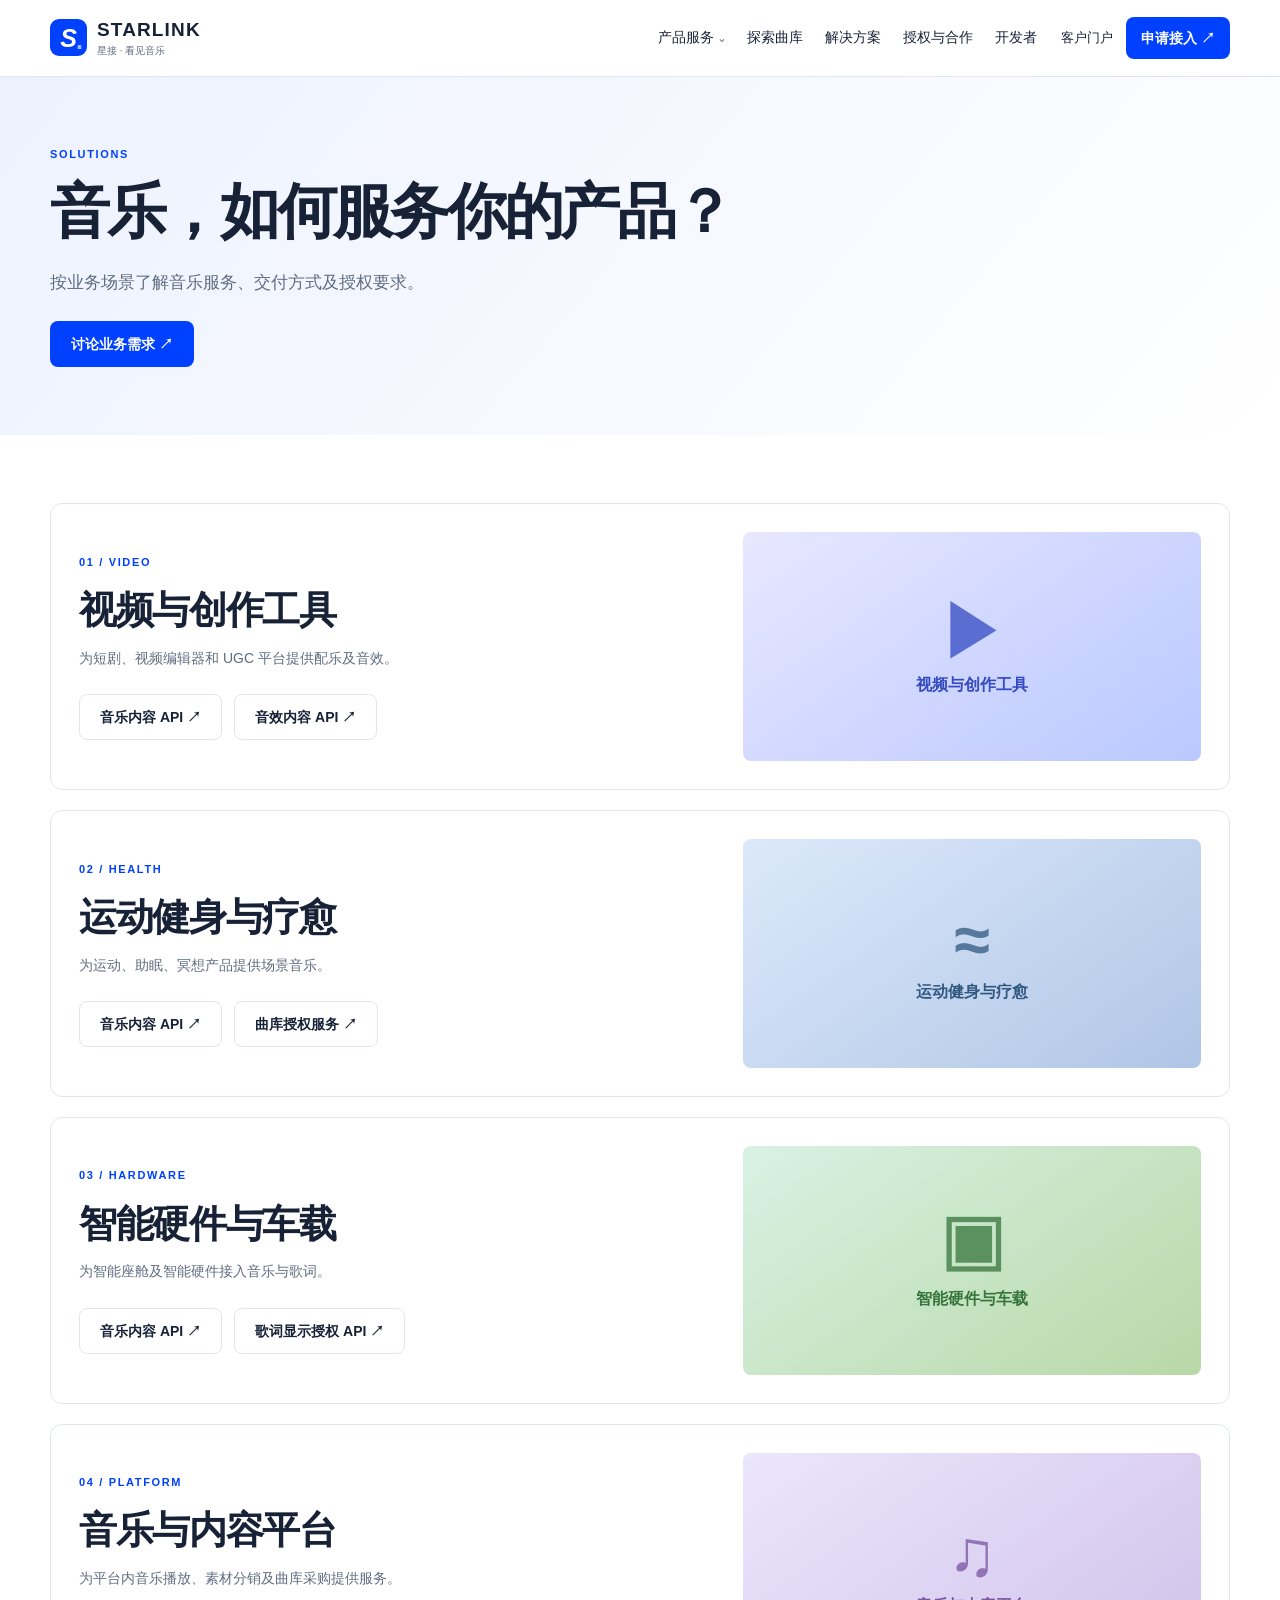
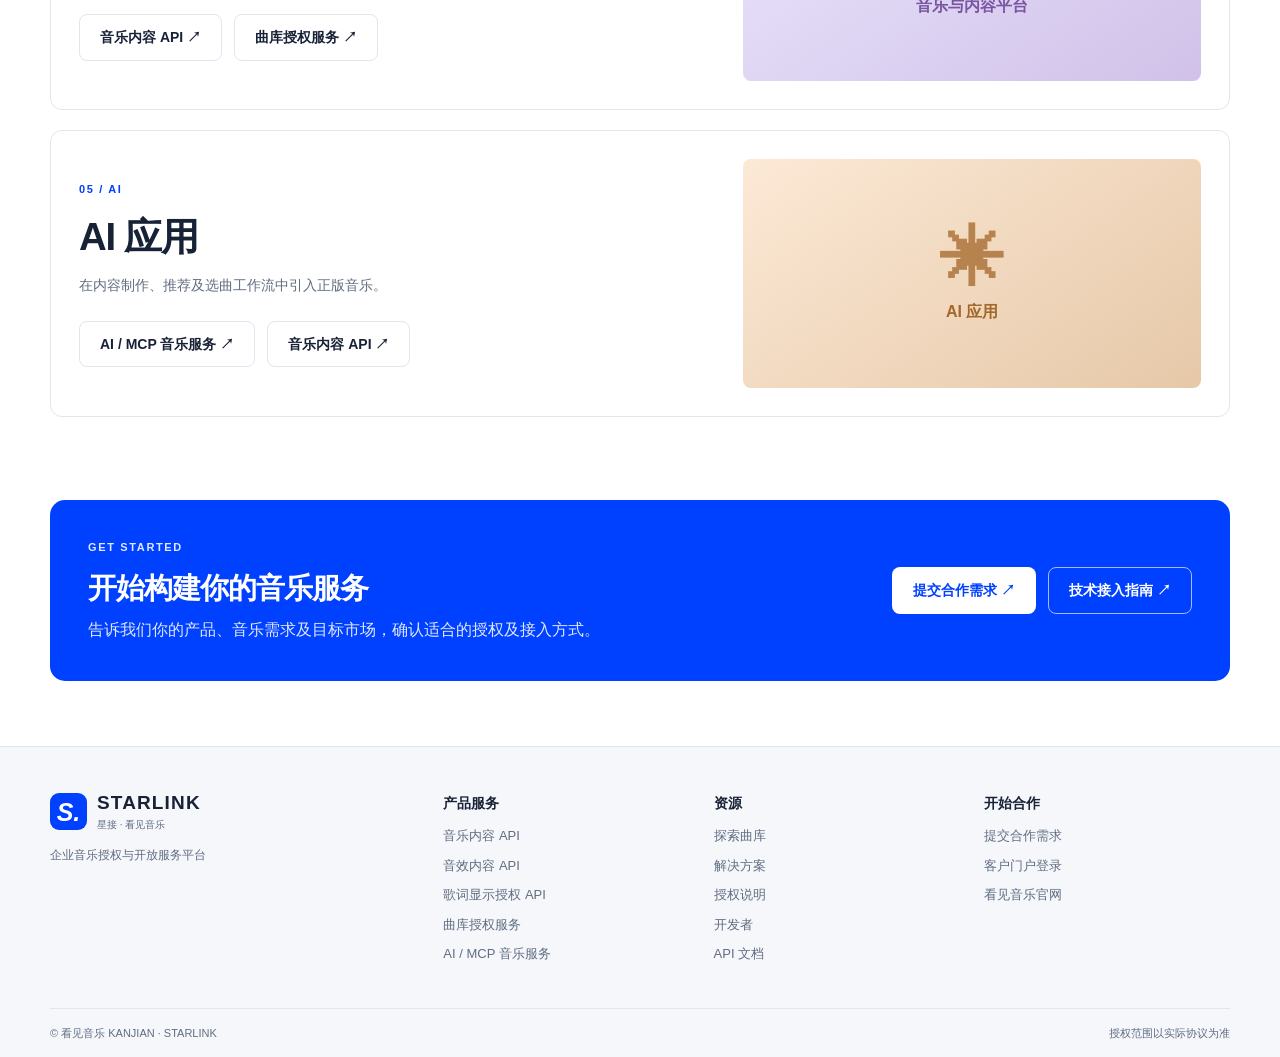
<file: solutions.html>
<!doctype html><html lang="zh-CN"><head><meta charset="utf-8"><meta name="viewport" content="width=device-width,initial-scale=1"><meta name="theme-color" content="#0040ff"><title>行业解决方案 | 星接 STARLINK</title><meta name="description" content="视频、运动健康、智能硬件、内容平台及 AI 应用的音乐接入方案。"><meta property="og:title" content="行业解决方案 | 星接 STARLINK"><meta property="og:description" content="视频、运动健康、智能硬件、内容平台及 AI 应用的音乐接入方案。"><link rel="icon" href="./favicon.svg" type="image/svg+xml"><link rel="stylesheet" href="./style.css"></head><body><a class="skip" href="#main">跳至内容</a><header><div class="wrap nav"><a class="brand" href="./index.html"><span class="mark">S<span>.</span></span><span><b>STARLINK</b><small>星接 · 看见音乐</small></span></a><button class="menu" aria-expanded="false" aria-controls="nav" aria-label="展开导航">☰</button><nav id="nav"><details class="drop"><summary>产品服务 ⌄</summary><div class="dropdown"><a class="" href="./products/music-api.html">音乐内容 API<small>将正版音乐、歌单及曲目信息接入自己的 App、平台或设备。</small></a><a class="" href="./products/sound-effects.html">音效内容 API<small>为视频、游戏及创作工具提供商用音效素材。</small></a><a class="" href="./products/lyrics-api.html">歌词显示授权 API<small>为播放器、车载系统及智能设备提供歌词数据和显示授权。</small></a><a class="" href="./products/catalog-license.html">曲库授权服务<small>按业务需求采购、挑选和管理企业授权曲库。</small></a><a class="" href="./products/ai-mcp.html">AI / MCP 音乐服务<small>让 AI Agent 检索正版音乐，获取曲目详情、试听及授权入口。</small></a></div></details><a class="" href="./catalog.html">探索曲库</a><a class="" href="./solutions.html">解决方案</a><a class="" href="./licensing.html">授权与合作</a><a class="" href="./developers.html">开发者</a></nav><div class="nav-actions"><a class="" href="https://open.kanjian.com/login">客户门户</a><a class="btn primary compact" href="https://crm-tool.kanjian.com/collect/e8250ef39f">申请接入 ↗</a></div></div></header><main id="main"><section class="lead"><div class="wrap"><span class="eyebrow">SOLUTIONS</span><h1>音乐，如何服务你的产品？</h1><p>按业务场景了解音乐服务、交付方式及授权要求。</p><div class="actions"><a class="btn primary" href="https://crm-tool.kanjian.com/collect/e8250ef39f">讨论业务需求 ↗</a></div></div></section><section class="section"><div class="wrap stack"><article class="card two scenario" id="video"><div><span class="eyebrow">01 / VIDEO</span><h2>视频与创作工具</h2><p>为短剧、视频编辑器和 UGC 平台提供配乐及音效。</p><div class="actions"><a class="btn secondary" href="./products/music-api.html">音乐内容 API ↗</a><a class="btn secondary" href="./products/sound-effects.html">音效内容 API ↗</a></div></div><div class="cover c0"><span>▶</span><b>视频与创作工具</b></div></article><article class="card two scenario" id="health"><div><span class="eyebrow">02 / HEALTH</span><h2>运动健身与疗愈</h2><p>为运动、助眠、冥想产品提供场景音乐。</p><div class="actions"><a class="btn secondary" href="./products/music-api.html">音乐内容 API ↗</a><a class="btn secondary" href="./products/catalog-license.html">曲库授权服务 ↗</a></div></div><div class="cover c1"><span>≈</span><b>运动健身与疗愈</b></div></article><article class="card two scenario" id="hardware"><div><span class="eyebrow">03 / HARDWARE</span><h2>智能硬件与车载</h2><p>为智能座舱及智能硬件接入音乐与歌词。</p><div class="actions"><a class="btn secondary" href="./products/music-api.html">音乐内容 API ↗</a><a class="btn secondary" href="./products/lyrics-api.html">歌词显示授权 API ↗</a></div></div><div class="cover c2"><span>▣</span><b>智能硬件与车载</b></div></article><article class="card two scenario" id="platform"><div><span class="eyebrow">04 / PLATFORM</span><h2>音乐与内容平台</h2><p>为平台内音乐播放、素材分销及曲库采购提供服务。</p><div class="actions"><a class="btn secondary" href="./products/music-api.html">音乐内容 API ↗</a><a class="btn secondary" href="./products/catalog-license.html">曲库授权服务 ↗</a></div></div><div class="cover c3"><span>♫</span><b>音乐与内容平台</b></div></article><article class="card two scenario" id="ai"><div><span class="eyebrow">05 / AI</span><h2>AI 应用</h2><p>在内容制作、推荐及选曲工作流中引入正版音乐。</p><div class="actions"><a class="btn secondary" href="./products/ai-mcp.html">AI / MCP 音乐服务 ↗</a><a class="btn secondary" href="./products/music-api.html">音乐内容 API ↗</a></div></div><div class="cover c4"><span>✳</span><b>AI 应用</b></div></article></div></section><section class="wrap cta"><div><span class="eyebrow">GET STARTED</span><h2>开始构建你的音乐服务</h2><p>告诉我们你的产品、音乐需求及目标市场，确认适合的授权及接入方式。</p></div><a class="btn white" href="https://crm-tool.kanjian.com/collect/e8250ef39f">提交合作需求 ↗</a><a class="btn outlinewhite" href="./developers.html">技术接入指南 ↗</a></section></main><footer><div class="wrap foot"><div><a class="brand" href="./index.html"><span class="mark">S.</span><span><b>STARLINK</b><small>星接 · 看见音乐</small></span></a><p>企业音乐授权与开放服务平台</p></div><div><h4>产品服务</h4><a class="" href="./products/music-api.html">音乐内容 API</a><a class="" href="./products/sound-effects.html">音效内容 API</a><a class="" href="./products/lyrics-api.html">歌词显示授权 API</a><a class="" href="./products/catalog-license.html">曲库授权服务</a><a class="" href="./products/ai-mcp.html">AI / MCP 音乐服务</a></div><div><h4>资源</h4><a class="" href="./catalog.html">探索曲库</a><a class="" href="./solutions.html">解决方案</a><a class="" href="./licensing.html">授权说明</a><a class="" href="./developers.html">开发者</a><a class="" href="https://developer.kanjian.com/">API 文档</a></div><div><h4>开始合作</h4><a class="" href="https://crm-tool.kanjian.com/collect/e8250ef39f">提交合作需求</a><a class="" href="https://open.kanjian.com/login">客户门户登录</a><a class="" href="https://kanjian.com">看见音乐官网</a></div></div><div class="wrap copyright">© 看见音乐 KANJIAN · STARLINK <span>授权范围以实际协议为准</span></div></footer><script src="./site.js" defer></script></body></html>
</file>
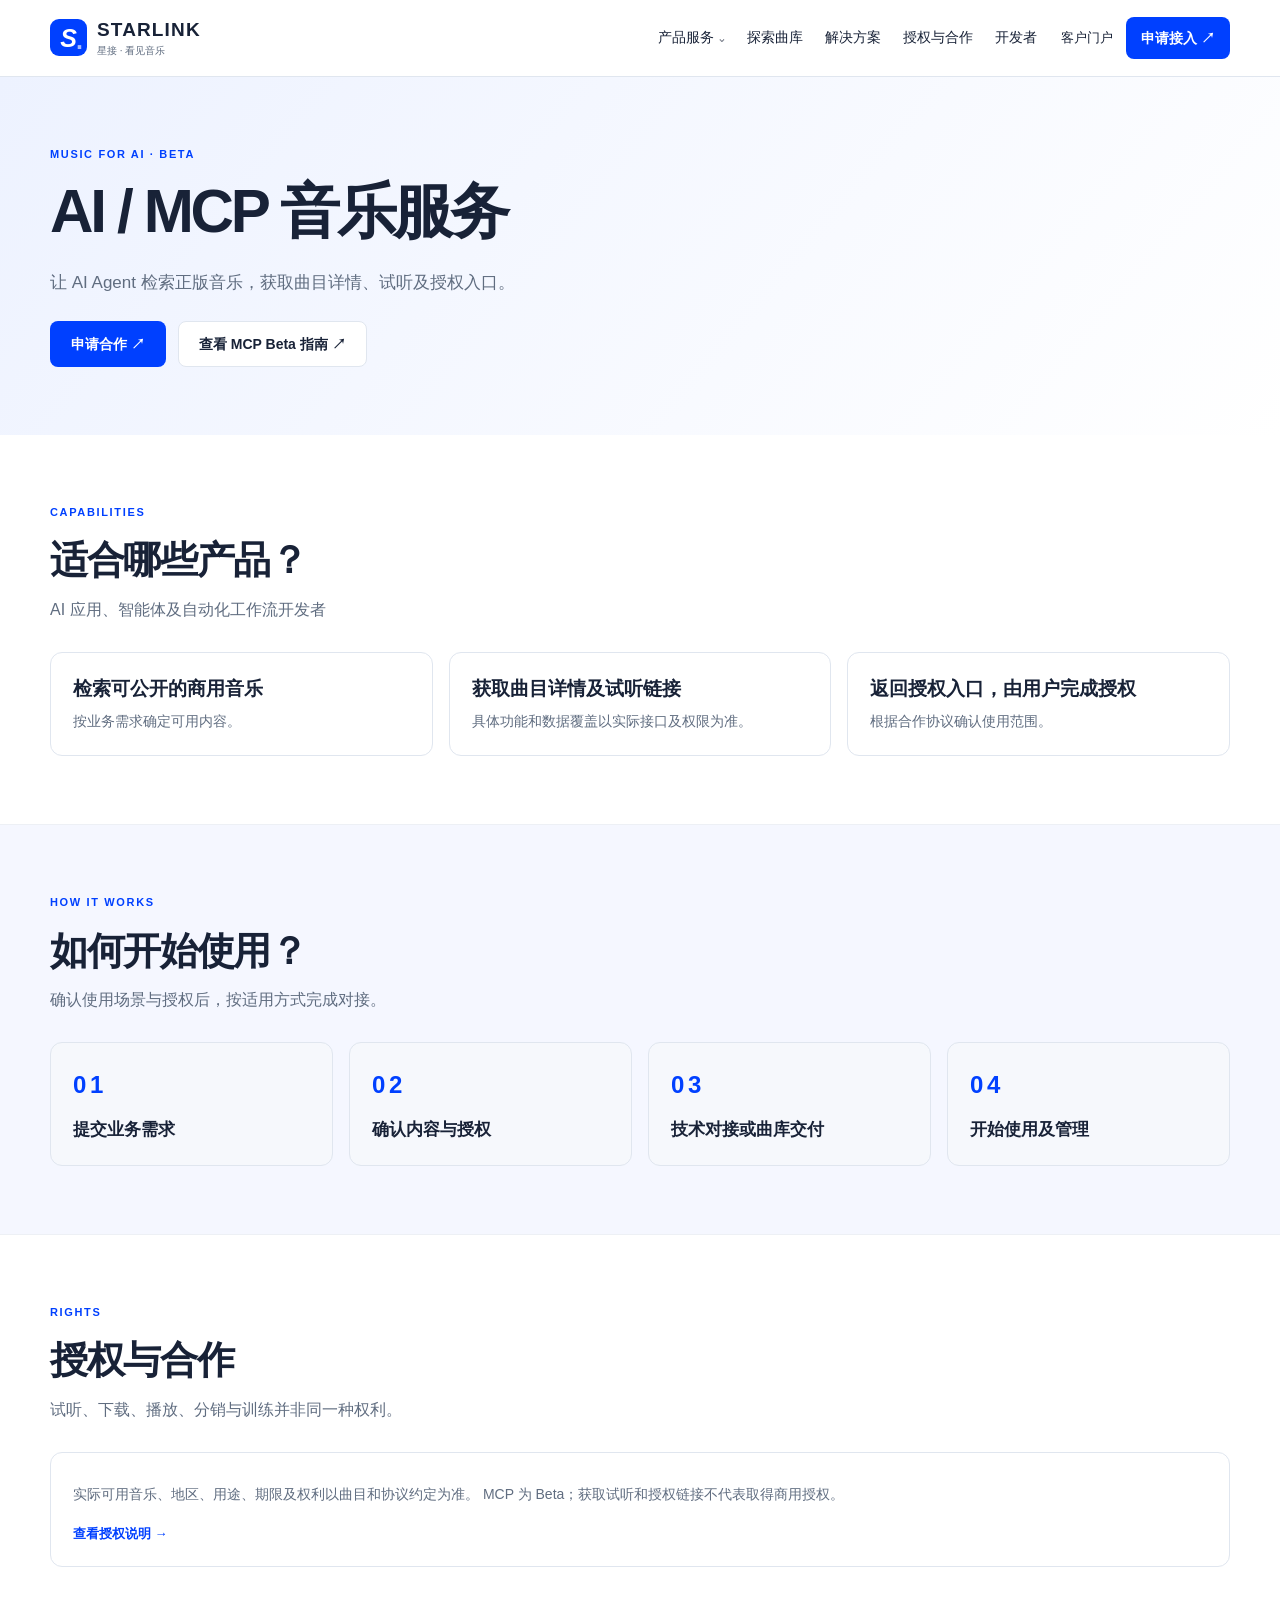
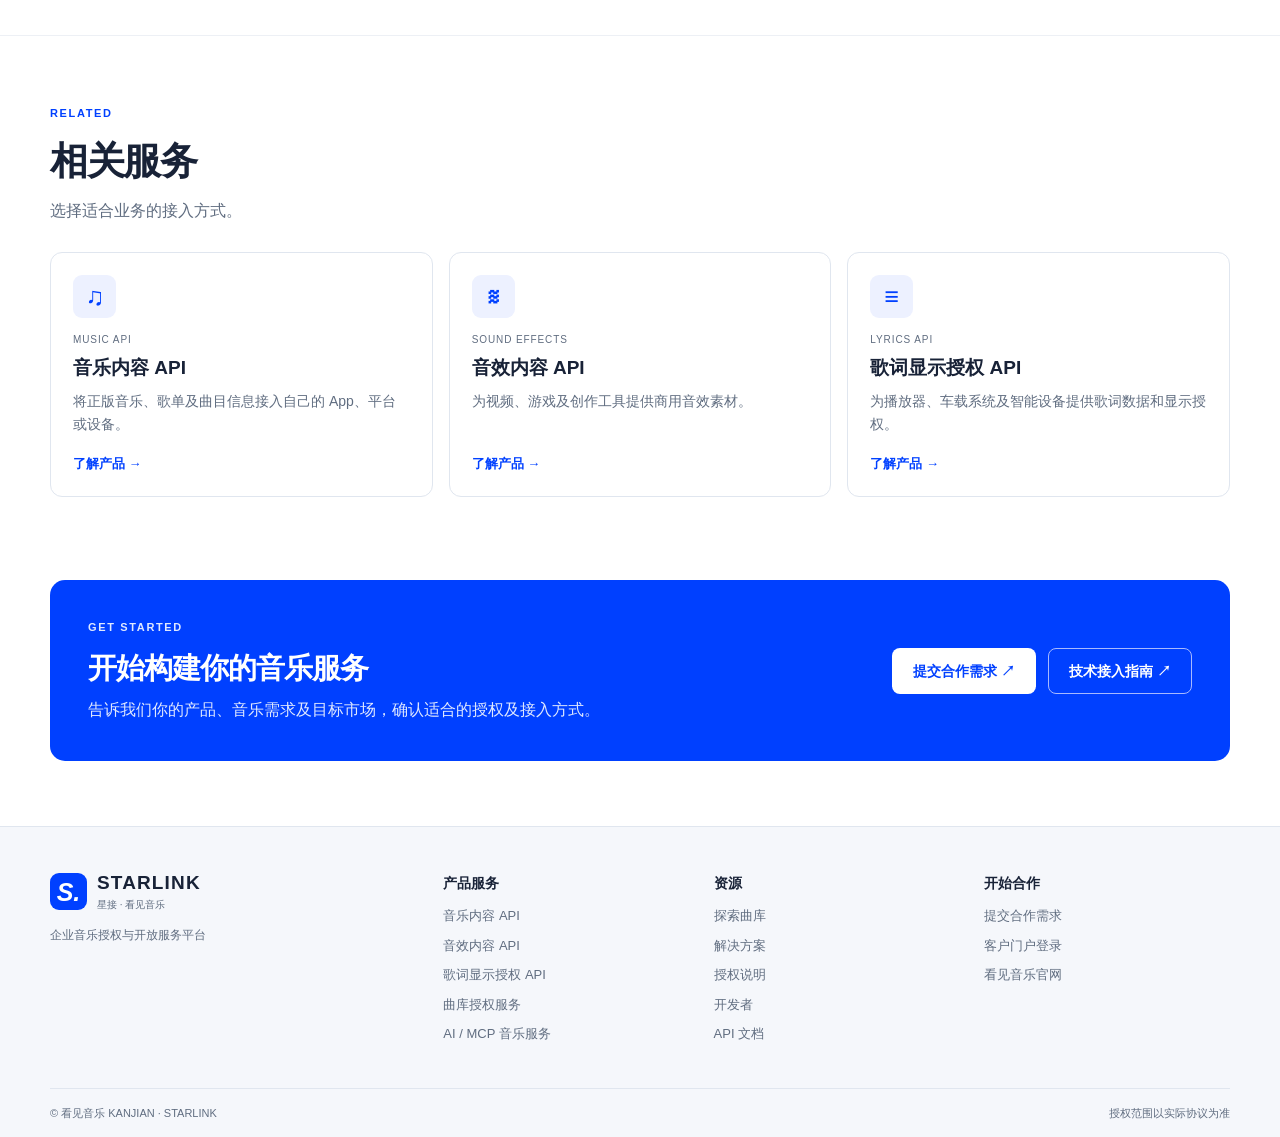
<file: products/ai-mcp.html>
<!doctype html><html lang="zh-CN"><head><meta charset="utf-8"><meta name="viewport" content="width=device-width,initial-scale=1"><meta name="theme-color" content="#0040ff"><title>AI / MCP 音乐服务 | 星接 STARLINK</title><meta name="description" content="让 AI Agent 检索正版音乐，获取曲目详情、试听及授权入口。"><meta property="og:title" content="AI / MCP 音乐服务 | 星接 STARLINK"><meta property="og:description" content="让 AI Agent 检索正版音乐，获取曲目详情、试听及授权入口。"><link rel="icon" href="../favicon.svg" type="image/svg+xml"><link rel="stylesheet" href="../style.css"><script type="application/ld+json">{"@context":"https://schema.org","@type":"Service","name":"AI / MCP 音乐服务","description":"让 AI Agent 检索正版音乐，获取曲目详情、试听及授权入口。","provider":{"@type":"Organization","name":"星接 STARLINK"}}</script></head><body><a class="skip" href="#main">跳至内容</a><header><div class="wrap nav"><a class="brand" href="../index.html"><span class="mark">S<span>.</span></span><span><b>STARLINK</b><small>星接 · 看见音乐</small></span></a><button class="menu" aria-expanded="false" aria-controls="nav" aria-label="展开导航">☰</button><nav id="nav"><details class="drop"><summary>产品服务 ⌄</summary><div class="dropdown"><a class="" href="../products/music-api.html">音乐内容 API<small>将正版音乐、歌单及曲目信息接入自己的 App、平台或设备。</small></a><a class="" href="../products/sound-effects.html">音效内容 API<small>为视频、游戏及创作工具提供商用音效素材。</small></a><a class="" href="../products/lyrics-api.html">歌词显示授权 API<small>为播放器、车载系统及智能设备提供歌词数据和显示授权。</small></a><a class="" href="../products/catalog-license.html">曲库授权服务<small>按业务需求采购、挑选和管理企业授权曲库。</small></a><a class="" href="../products/ai-mcp.html">AI / MCP 音乐服务<small>让 AI Agent 检索正版音乐，获取曲目详情、试听及授权入口。</small></a></div></details><a class="" href="../catalog.html">探索曲库</a><a class="" href="../solutions.html">解决方案</a><a class="" href="../licensing.html">授权与合作</a><a class="" href="../developers.html">开发者</a></nav><div class="nav-actions"><a class="" href="https://open.kanjian.com/login">客户门户</a><a class="btn primary compact" href="https://crm-tool.kanjian.com/collect/e8250ef39f">申请接入 ↗</a></div></div></header><main id="main"><section class="lead"><div class="wrap"><span class="eyebrow">MUSIC FOR AI · BETA</span><h1>AI / MCP 音乐服务</h1><p>让 AI Agent 检索正版音乐，获取曲目详情、试听及授权入口。</p><div class="actions"><a class="btn primary" href="https://crm-tool.kanjian.com/collect/e8250ef39f">申请合作 ↗</a><a class="btn secondary" href="https://developer.kanjian.com/doc-8875712">查看 MCP Beta 指南 ↗</a></div></div></section><section class="section "><div class="wrap"><div class="heading"><span class="eyebrow">CAPABILITIES</span><h2>适合哪些产品？</h2><p>AI 应用、智能体及自动化工作流开发者</p></div><div class="grid three"><article class="card"><h3>检索可公开的商用音乐</h3><p>按业务需求确定可用内容。</p></article><article class="card"><h3>获取曲目详情及试听链接</h3><p>具体功能和数据覆盖以实际接口及权限为准。</p></article><article class="card"><h3>返回授权入口，由用户完成授权</h3><p>根据合作协议确认使用范围。</p></article></div></div></section><section class="section tint"><div class="wrap"><div class="heading"><span class="eyebrow">HOW IT WORKS</span><h2>如何开始使用？</h2><p>确认使用场景与授权后，按适用方式完成对接。</p></div><div class="grid four"><div class="card step"><span class="eyebrow">01</span><h3>提交业务需求</h3></div><div class="card step"><span class="eyebrow">02</span><h3>确认内容与授权</h3></div><div class="card step"><span class="eyebrow">03</span><h3>技术对接或曲库交付</h3></div><div class="card step"><span class="eyebrow">04</span><h3>开始使用及管理</h3></div></div></div></section><section class="section "><div class="wrap"><div class="heading"><span class="eyebrow">RIGHTS</span><h2>授权与合作</h2><p>试听、下载、播放、分销与训练并非同一种权利。</p></div><div class="card"><p>实际可用音乐、地区、用途、期限及权利以曲目和协议约定为准。 MCP 为 Beta；获取试听和授权链接不代表取得商用授权。</p><a class="more" href="../licensing.html">查看授权说明 →</a></div></div></section><section class="section "><div class="wrap"><div class="heading"><span class="eyebrow">RELATED</span><h2>相关服务</h2><p>选择适合业务的接入方式。</p></div><div class="grid three"><a class="card product" href="../products/music-api.html"><span class="tile">♫</span><small>MUSIC API</small><h3>音乐内容 API</h3><p>将正版音乐、歌单及曲目信息接入自己的 App、平台或设备。</p><span class="more">了解产品 →</span></a><a class="card product" href="../products/sound-effects.html"><span class="tile">≋</span><small>SOUND EFFECTS</small><h3>音效内容 API</h3><p>为视频、游戏及创作工具提供商用音效素材。</p><span class="more">了解产品 →</span></a><a class="card product" href="../products/lyrics-api.html"><span class="tile">≡</span><small>LYRICS API</small><h3>歌词显示授权 API</h3><p>为播放器、车载系统及智能设备提供歌词数据和显示授权。</p><span class="more">了解产品 →</span></a></div></div></section><section class="wrap cta"><div><span class="eyebrow">GET STARTED</span><h2>开始构建你的音乐服务</h2><p>告诉我们你的产品、音乐需求及目标市场，确认适合的授权及接入方式。</p></div><a class="btn white" href="https://crm-tool.kanjian.com/collect/e8250ef39f">提交合作需求 ↗</a><a class="btn outlinewhite" href="../developers.html">技术接入指南 ↗</a></section></main><footer><div class="wrap foot"><div><a class="brand" href="../index.html"><span class="mark">S.</span><span><b>STARLINK</b><small>星接 · 看见音乐</small></span></a><p>企业音乐授权与开放服务平台</p></div><div><h4>产品服务</h4><a class="" href="../products/music-api.html">音乐内容 API</a><a class="" href="../products/sound-effects.html">音效内容 API</a><a class="" href="../products/lyrics-api.html">歌词显示授权 API</a><a class="" href="../products/catalog-license.html">曲库授权服务</a><a class="" href="../products/ai-mcp.html">AI / MCP 音乐服务</a></div><div><h4>资源</h4><a class="" href="../catalog.html">探索曲库</a><a class="" href="../solutions.html">解决方案</a><a class="" href="../licensing.html">授权说明</a><a class="" href="../developers.html">开发者</a><a class="" href="https://developer.kanjian.com/">API 文档</a></div><div><h4>开始合作</h4><a class="" href="https://crm-tool.kanjian.com/collect/e8250ef39f">提交合作需求</a><a class="" href="https://open.kanjian.com/login">客户门户登录</a><a class="" href="https://kanjian.com">看见音乐官网</a></div></div><div class="wrap copyright">© 看见音乐 KANJIAN · STARLINK <span>授权范围以实际协议为准</span></div></footer><script src="../site.js" defer></script></body></html>
</file>
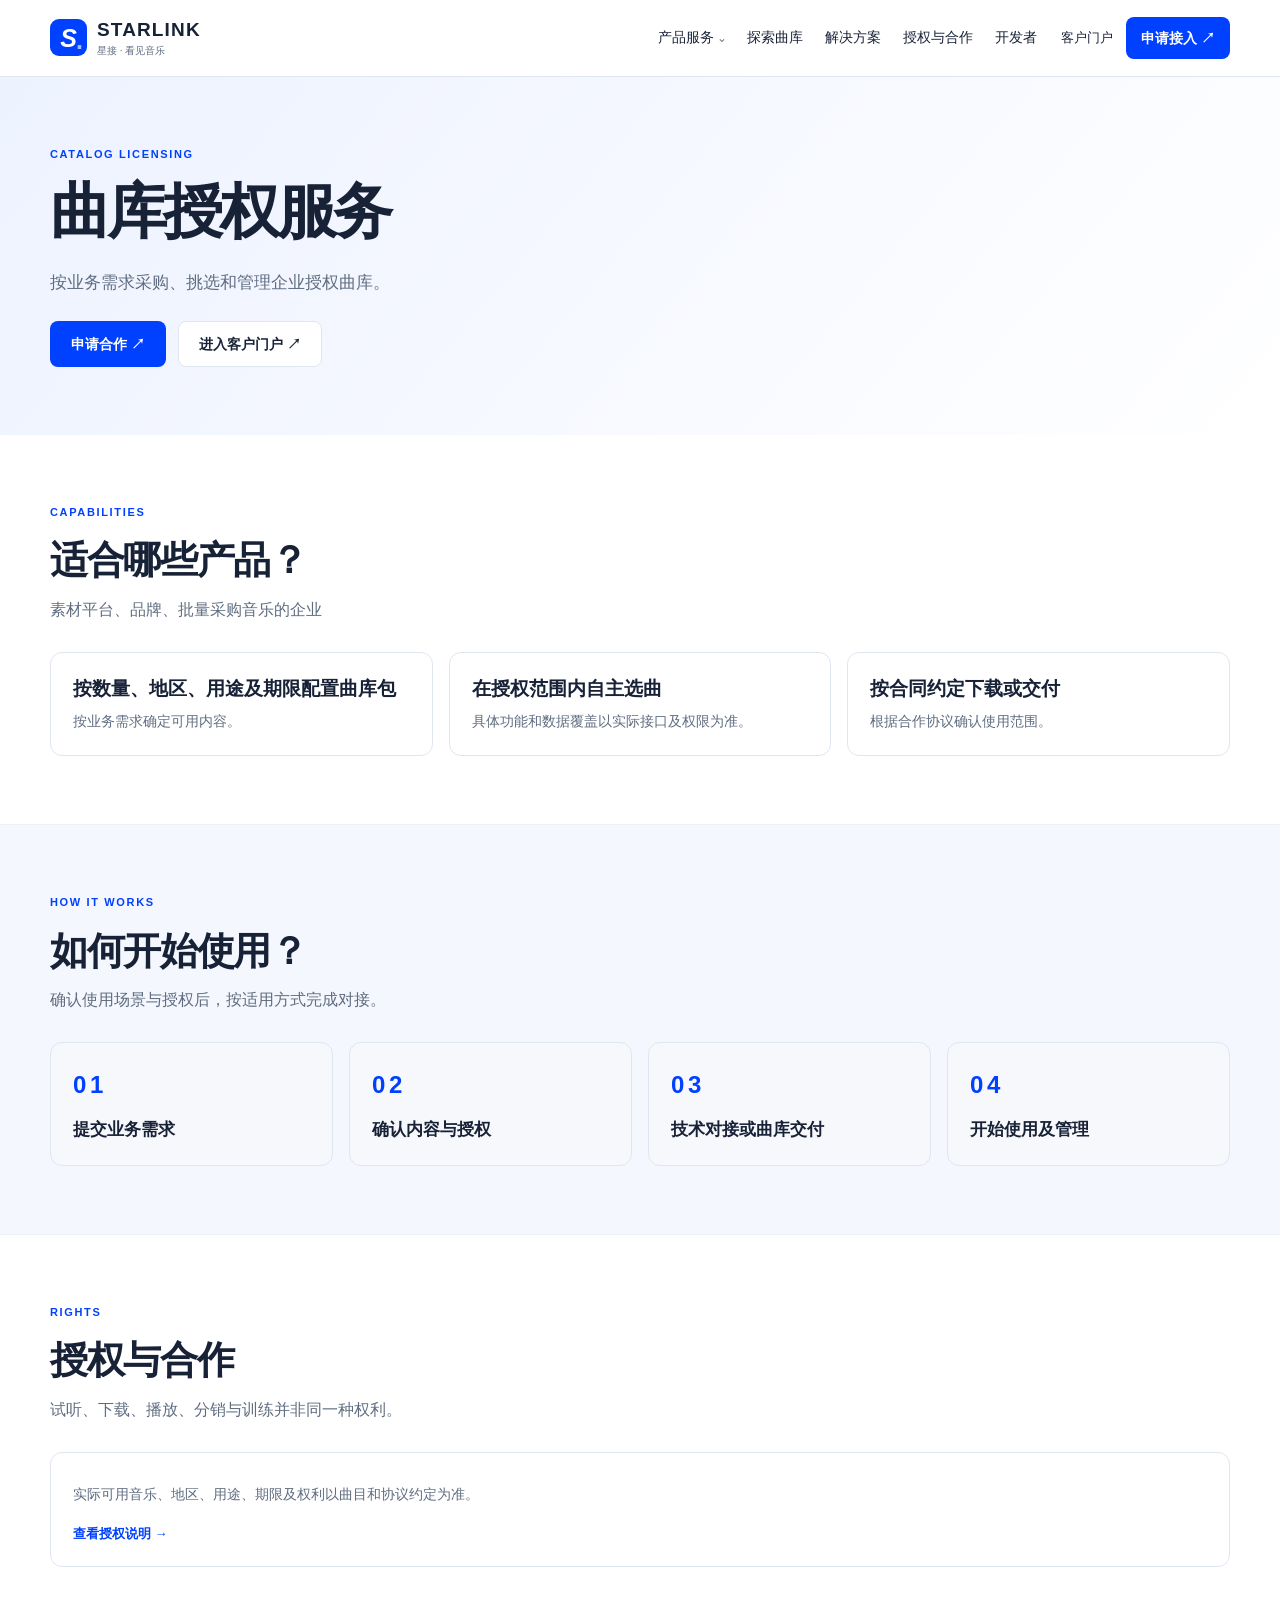
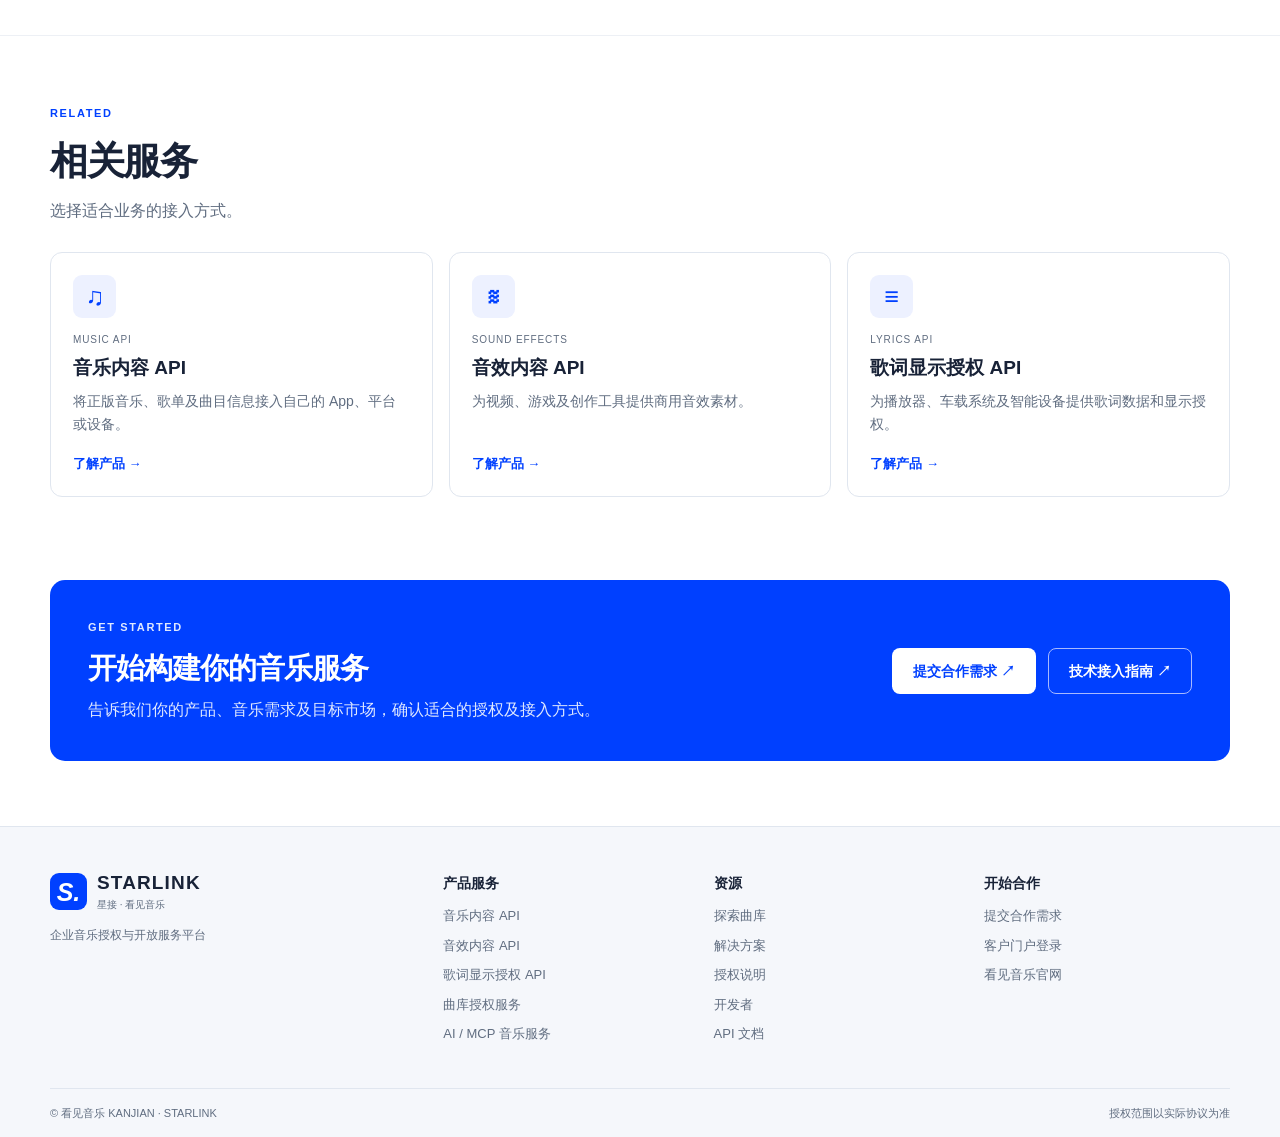
<file: products/catalog-license.html>
<!doctype html><html lang="zh-CN"><head><meta charset="utf-8"><meta name="viewport" content="width=device-width,initial-scale=1"><meta name="theme-color" content="#0040ff"><title>曲库授权服务 | 星接 STARLINK</title><meta name="description" content="按业务需求采购、挑选和管理企业授权曲库。"><meta property="og:title" content="曲库授权服务 | 星接 STARLINK"><meta property="og:description" content="按业务需求采购、挑选和管理企业授权曲库。"><link rel="icon" href="../favicon.svg" type="image/svg+xml"><link rel="stylesheet" href="../style.css"><script type="application/ld+json">{"@context":"https://schema.org","@type":"Service","name":"曲库授权服务","description":"按业务需求采购、挑选和管理企业授权曲库。","provider":{"@type":"Organization","name":"星接 STARLINK"}}</script></head><body><a class="skip" href="#main">跳至内容</a><header><div class="wrap nav"><a class="brand" href="../index.html"><span class="mark">S<span>.</span></span><span><b>STARLINK</b><small>星接 · 看见音乐</small></span></a><button class="menu" aria-expanded="false" aria-controls="nav" aria-label="展开导航">☰</button><nav id="nav"><details class="drop"><summary>产品服务 ⌄</summary><div class="dropdown"><a class="" href="../products/music-api.html">音乐内容 API<small>将正版音乐、歌单及曲目信息接入自己的 App、平台或设备。</small></a><a class="" href="../products/sound-effects.html">音效内容 API<small>为视频、游戏及创作工具提供商用音效素材。</small></a><a class="" href="../products/lyrics-api.html">歌词显示授权 API<small>为播放器、车载系统及智能设备提供歌词数据和显示授权。</small></a><a class="" href="../products/catalog-license.html">曲库授权服务<small>按业务需求采购、挑选和管理企业授权曲库。</small></a><a class="" href="../products/ai-mcp.html">AI / MCP 音乐服务<small>让 AI Agent 检索正版音乐，获取曲目详情、试听及授权入口。</small></a></div></details><a class="" href="../catalog.html">探索曲库</a><a class="" href="../solutions.html">解决方案</a><a class="" href="../licensing.html">授权与合作</a><a class="" href="../developers.html">开发者</a></nav><div class="nav-actions"><a class="" href="https://open.kanjian.com/login">客户门户</a><a class="btn primary compact" href="https://crm-tool.kanjian.com/collect/e8250ef39f">申请接入 ↗</a></div></div></header><main id="main"><section class="lead"><div class="wrap"><span class="eyebrow">CATALOG LICENSING</span><h1>曲库授权服务</h1><p>按业务需求采购、挑选和管理企业授权曲库。</p><div class="actions"><a class="btn primary" href="https://crm-tool.kanjian.com/collect/e8250ef39f">申请合作 ↗</a><a class="btn secondary" href="https://open.kanjian.com/login">进入客户门户 ↗</a></div></div></section><section class="section "><div class="wrap"><div class="heading"><span class="eyebrow">CAPABILITIES</span><h2>适合哪些产品？</h2><p>素材平台、品牌、批量采购音乐的企业</p></div><div class="grid three"><article class="card"><h3>按数量、地区、用途及期限配置曲库包</h3><p>按业务需求确定可用内容。</p></article><article class="card"><h3>在授权范围内自主选曲</h3><p>具体功能和数据覆盖以实际接口及权限为准。</p></article><article class="card"><h3>按合同约定下载或交付</h3><p>根据合作协议确认使用范围。</p></article></div></div></section><section class="section tint"><div class="wrap"><div class="heading"><span class="eyebrow">HOW IT WORKS</span><h2>如何开始使用？</h2><p>确认使用场景与授权后，按适用方式完成对接。</p></div><div class="grid four"><div class="card step"><span class="eyebrow">01</span><h3>提交业务需求</h3></div><div class="card step"><span class="eyebrow">02</span><h3>确认内容与授权</h3></div><div class="card step"><span class="eyebrow">03</span><h3>技术对接或曲库交付</h3></div><div class="card step"><span class="eyebrow">04</span><h3>开始使用及管理</h3></div></div></div></section><section class="section "><div class="wrap"><div class="heading"><span class="eyebrow">RIGHTS</span><h2>授权与合作</h2><p>试听、下载、播放、分销与训练并非同一种权利。</p></div><div class="card"><p>实际可用音乐、地区、用途、期限及权利以曲目和协议约定为准。</p><a class="more" href="../licensing.html">查看授权说明 →</a></div></div></section><section class="section "><div class="wrap"><div class="heading"><span class="eyebrow">RELATED</span><h2>相关服务</h2><p>选择适合业务的接入方式。</p></div><div class="grid three"><a class="card product" href="../products/music-api.html"><span class="tile">♫</span><small>MUSIC API</small><h3>音乐内容 API</h3><p>将正版音乐、歌单及曲目信息接入自己的 App、平台或设备。</p><span class="more">了解产品 →</span></a><a class="card product" href="../products/sound-effects.html"><span class="tile">≋</span><small>SOUND EFFECTS</small><h3>音效内容 API</h3><p>为视频、游戏及创作工具提供商用音效素材。</p><span class="more">了解产品 →</span></a><a class="card product" href="../products/lyrics-api.html"><span class="tile">≡</span><small>LYRICS API</small><h3>歌词显示授权 API</h3><p>为播放器、车载系统及智能设备提供歌词数据和显示授权。</p><span class="more">了解产品 →</span></a></div></div></section><section class="wrap cta"><div><span class="eyebrow">GET STARTED</span><h2>开始构建你的音乐服务</h2><p>告诉我们你的产品、音乐需求及目标市场，确认适合的授权及接入方式。</p></div><a class="btn white" href="https://crm-tool.kanjian.com/collect/e8250ef39f">提交合作需求 ↗</a><a class="btn outlinewhite" href="../developers.html">技术接入指南 ↗</a></section></main><footer><div class="wrap foot"><div><a class="brand" href="../index.html"><span class="mark">S.</span><span><b>STARLINK</b><small>星接 · 看见音乐</small></span></a><p>企业音乐授权与开放服务平台</p></div><div><h4>产品服务</h4><a class="" href="../products/music-api.html">音乐内容 API</a><a class="" href="../products/sound-effects.html">音效内容 API</a><a class="" href="../products/lyrics-api.html">歌词显示授权 API</a><a class="" href="../products/catalog-license.html">曲库授权服务</a><a class="" href="../products/ai-mcp.html">AI / MCP 音乐服务</a></div><div><h4>资源</h4><a class="" href="../catalog.html">探索曲库</a><a class="" href="../solutions.html">解决方案</a><a class="" href="../licensing.html">授权说明</a><a class="" href="../developers.html">开发者</a><a class="" href="https://developer.kanjian.com/">API 文档</a></div><div><h4>开始合作</h4><a class="" href="https://crm-tool.kanjian.com/collect/e8250ef39f">提交合作需求</a><a class="" href="https://open.kanjian.com/login">客户门户登录</a><a class="" href="https://kanjian.com">看见音乐官网</a></div></div><div class="wrap copyright">© 看见音乐 KANJIAN · STARLINK <span>授权范围以实际协议为准</span></div></footer><script src="../site.js" defer></script></body></html>
</file>
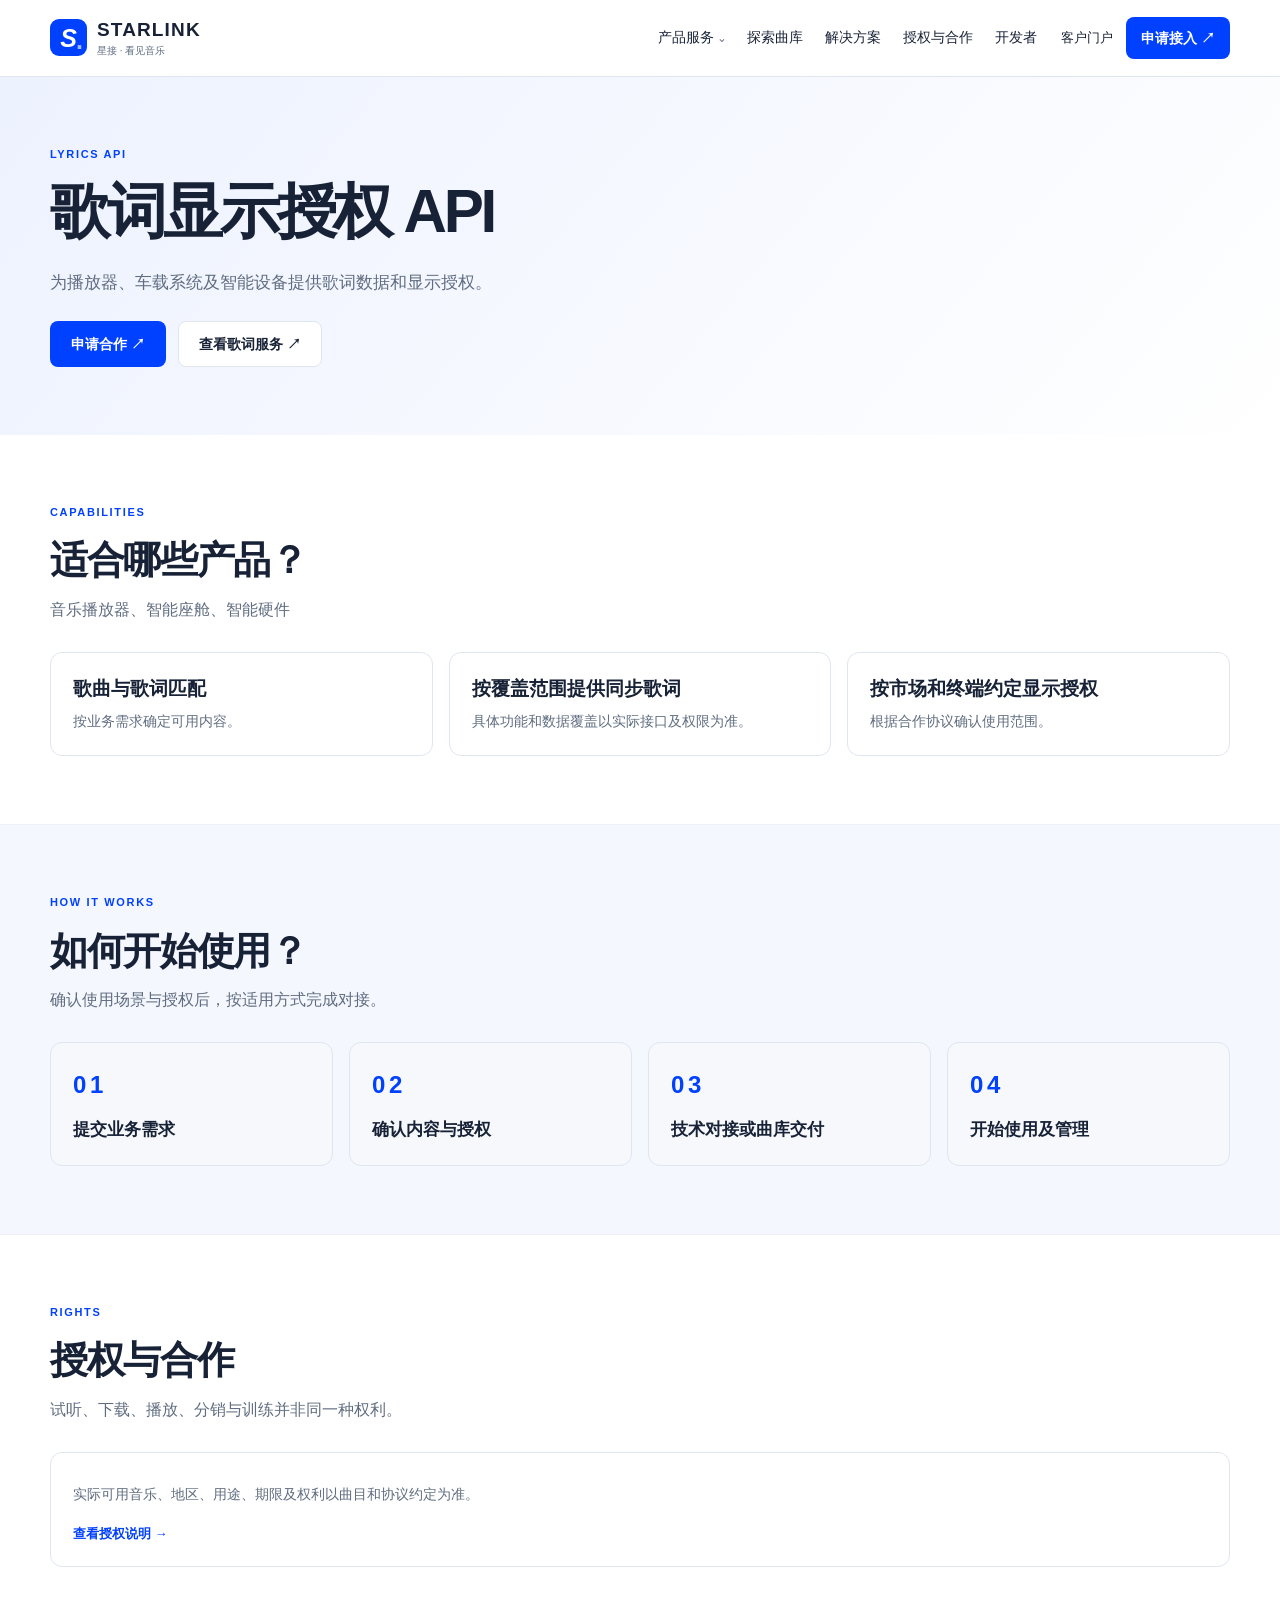
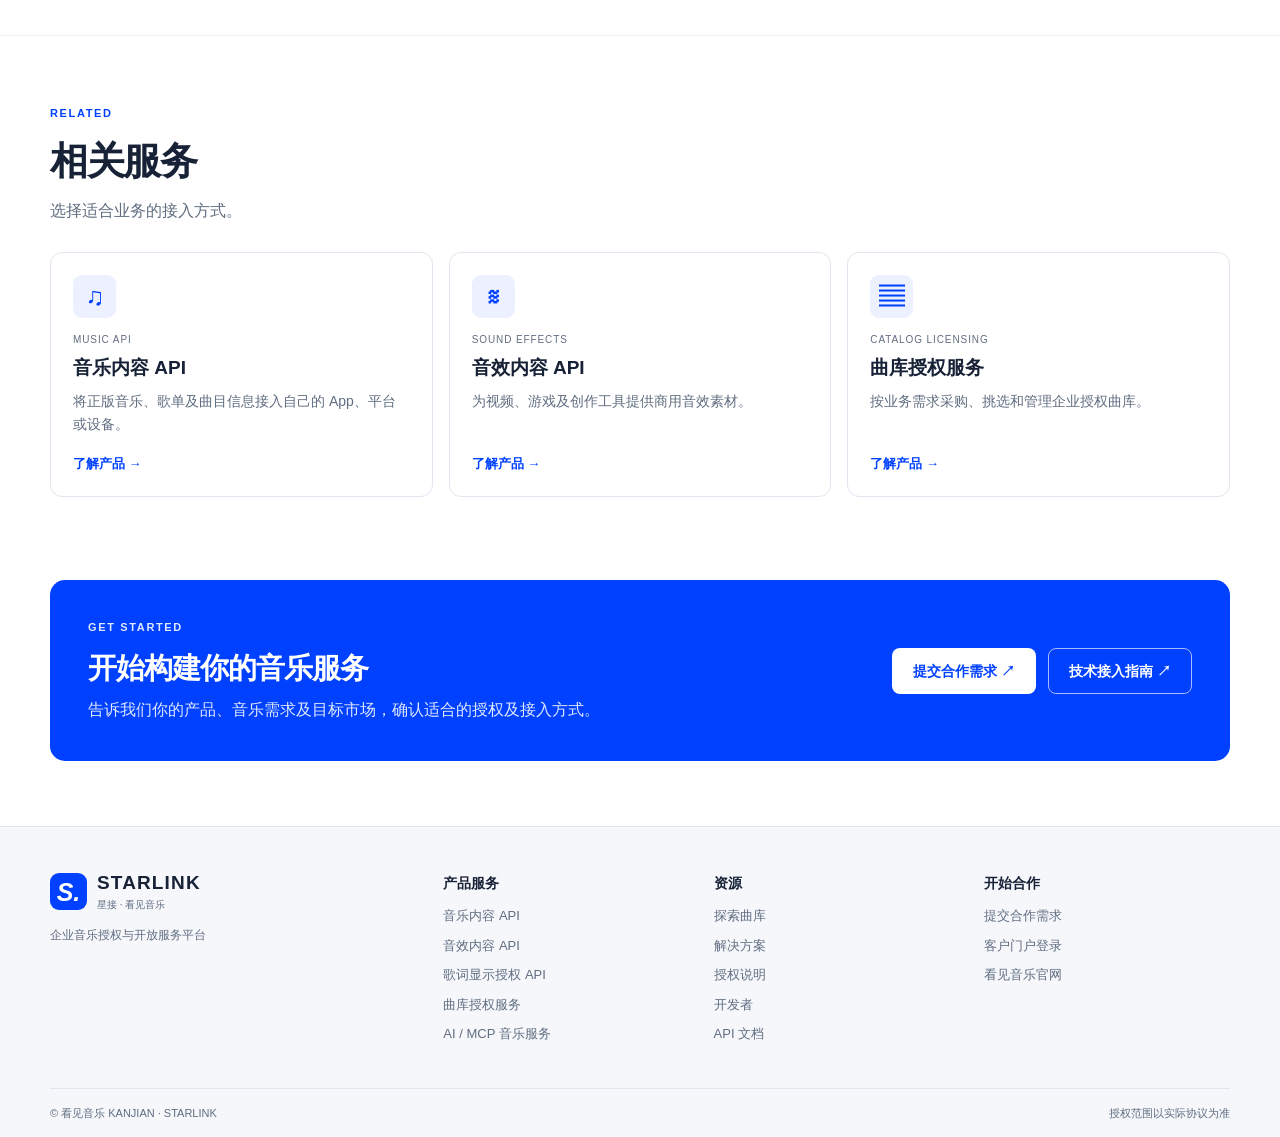
<file: products/lyrics-api.html>
<!doctype html><html lang="zh-CN"><head><meta charset="utf-8"><meta name="viewport" content="width=device-width,initial-scale=1"><meta name="theme-color" content="#0040ff"><title>歌词显示授权 API | 星接 STARLINK</title><meta name="description" content="为播放器、车载系统及智能设备提供歌词数据和显示授权。"><meta property="og:title" content="歌词显示授权 API | 星接 STARLINK"><meta property="og:description" content="为播放器、车载系统及智能设备提供歌词数据和显示授权。"><link rel="icon" href="../favicon.svg" type="image/svg+xml"><link rel="stylesheet" href="../style.css"><script type="application/ld+json">{"@context":"https://schema.org","@type":"Service","name":"歌词显示授权 API","description":"为播放器、车载系统及智能设备提供歌词数据和显示授权。","provider":{"@type":"Organization","name":"星接 STARLINK"}}</script></head><body><a class="skip" href="#main">跳至内容</a><header><div class="wrap nav"><a class="brand" href="../index.html"><span class="mark">S<span>.</span></span><span><b>STARLINK</b><small>星接 · 看见音乐</small></span></a><button class="menu" aria-expanded="false" aria-controls="nav" aria-label="展开导航">☰</button><nav id="nav"><details class="drop"><summary>产品服务 ⌄</summary><div class="dropdown"><a class="" href="../products/music-api.html">音乐内容 API<small>将正版音乐、歌单及曲目信息接入自己的 App、平台或设备。</small></a><a class="" href="../products/sound-effects.html">音效内容 API<small>为视频、游戏及创作工具提供商用音效素材。</small></a><a class="" href="../products/lyrics-api.html">歌词显示授权 API<small>为播放器、车载系统及智能设备提供歌词数据和显示授权。</small></a><a class="" href="../products/catalog-license.html">曲库授权服务<small>按业务需求采购、挑选和管理企业授权曲库。</small></a><a class="" href="../products/ai-mcp.html">AI / MCP 音乐服务<small>让 AI Agent 检索正版音乐，获取曲目详情、试听及授权入口。</small></a></div></details><a class="" href="../catalog.html">探索曲库</a><a class="" href="../solutions.html">解决方案</a><a class="" href="../licensing.html">授权与合作</a><a class="" href="../developers.html">开发者</a></nav><div class="nav-actions"><a class="" href="https://open.kanjian.com/login">客户门户</a><a class="btn primary compact" href="https://crm-tool.kanjian.com/collect/e8250ef39f">申请接入 ↗</a></div></div></header><main id="main"><section class="lead"><div class="wrap"><span class="eyebrow">LYRICS API</span><h1>歌词显示授权 API</h1><p>为播放器、车载系统及智能设备提供歌词数据和显示授权。</p><div class="actions"><a class="btn primary" href="https://crm-tool.kanjian.com/collect/e8250ef39f">申请合作 ↗</a><a class="btn secondary" href="https://open.kanjian.com/lyric-api">查看歌词服务 ↗</a></div></div></section><section class="section "><div class="wrap"><div class="heading"><span class="eyebrow">CAPABILITIES</span><h2>适合哪些产品？</h2><p>音乐播放器、智能座舱、智能硬件</p></div><div class="grid three"><article class="card"><h3>歌曲与歌词匹配</h3><p>按业务需求确定可用内容。</p></article><article class="card"><h3>按覆盖范围提供同步歌词</h3><p>具体功能和数据覆盖以实际接口及权限为准。</p></article><article class="card"><h3>按市场和终端约定显示授权</h3><p>根据合作协议确认使用范围。</p></article></div></div></section><section class="section tint"><div class="wrap"><div class="heading"><span class="eyebrow">HOW IT WORKS</span><h2>如何开始使用？</h2><p>确认使用场景与授权后，按适用方式完成对接。</p></div><div class="grid four"><div class="card step"><span class="eyebrow">01</span><h3>提交业务需求</h3></div><div class="card step"><span class="eyebrow">02</span><h3>确认内容与授权</h3></div><div class="card step"><span class="eyebrow">03</span><h3>技术对接或曲库交付</h3></div><div class="card step"><span class="eyebrow">04</span><h3>开始使用及管理</h3></div></div></div></section><section class="section "><div class="wrap"><div class="heading"><span class="eyebrow">RIGHTS</span><h2>授权与合作</h2><p>试听、下载、播放、分销与训练并非同一种权利。</p></div><div class="card"><p>实际可用音乐、地区、用途、期限及权利以曲目和协议约定为准。</p><a class="more" href="../licensing.html">查看授权说明 →</a></div></div></section><section class="section "><div class="wrap"><div class="heading"><span class="eyebrow">RELATED</span><h2>相关服务</h2><p>选择适合业务的接入方式。</p></div><div class="grid three"><a class="card product" href="../products/music-api.html"><span class="tile">♫</span><small>MUSIC API</small><h3>音乐内容 API</h3><p>将正版音乐、歌单及曲目信息接入自己的 App、平台或设备。</p><span class="more">了解产品 →</span></a><a class="card product" href="../products/sound-effects.html"><span class="tile">≋</span><small>SOUND EFFECTS</small><h3>音效内容 API</h3><p>为视频、游戏及创作工具提供商用音效素材。</p><span class="more">了解产品 →</span></a><a class="card product" href="../products/catalog-license.html"><span class="tile">▤</span><small>CATALOG LICENSING</small><h3>曲库授权服务</h3><p>按业务需求采购、挑选和管理企业授权曲库。</p><span class="more">了解产品 →</span></a></div></div></section><section class="wrap cta"><div><span class="eyebrow">GET STARTED</span><h2>开始构建你的音乐服务</h2><p>告诉我们你的产品、音乐需求及目标市场，确认适合的授权及接入方式。</p></div><a class="btn white" href="https://crm-tool.kanjian.com/collect/e8250ef39f">提交合作需求 ↗</a><a class="btn outlinewhite" href="../developers.html">技术接入指南 ↗</a></section></main><footer><div class="wrap foot"><div><a class="brand" href="../index.html"><span class="mark">S.</span><span><b>STARLINK</b><small>星接 · 看见音乐</small></span></a><p>企业音乐授权与开放服务平台</p></div><div><h4>产品服务</h4><a class="" href="../products/music-api.html">音乐内容 API</a><a class="" href="../products/sound-effects.html">音效内容 API</a><a class="" href="../products/lyrics-api.html">歌词显示授权 API</a><a class="" href="../products/catalog-license.html">曲库授权服务</a><a class="" href="../products/ai-mcp.html">AI / MCP 音乐服务</a></div><div><h4>资源</h4><a class="" href="../catalog.html">探索曲库</a><a class="" href="../solutions.html">解决方案</a><a class="" href="../licensing.html">授权说明</a><a class="" href="../developers.html">开发者</a><a class="" href="https://developer.kanjian.com/">API 文档</a></div><div><h4>开始合作</h4><a class="" href="https://crm-tool.kanjian.com/collect/e8250ef39f">提交合作需求</a><a class="" href="https://open.kanjian.com/login">客户门户登录</a><a class="" href="https://kanjian.com">看见音乐官网</a></div></div><div class="wrap copyright">© 看见音乐 KANJIAN · STARLINK <span>授权范围以实际协议为准</span></div></footer><script src="../site.js" defer></script></body></html>
</file>
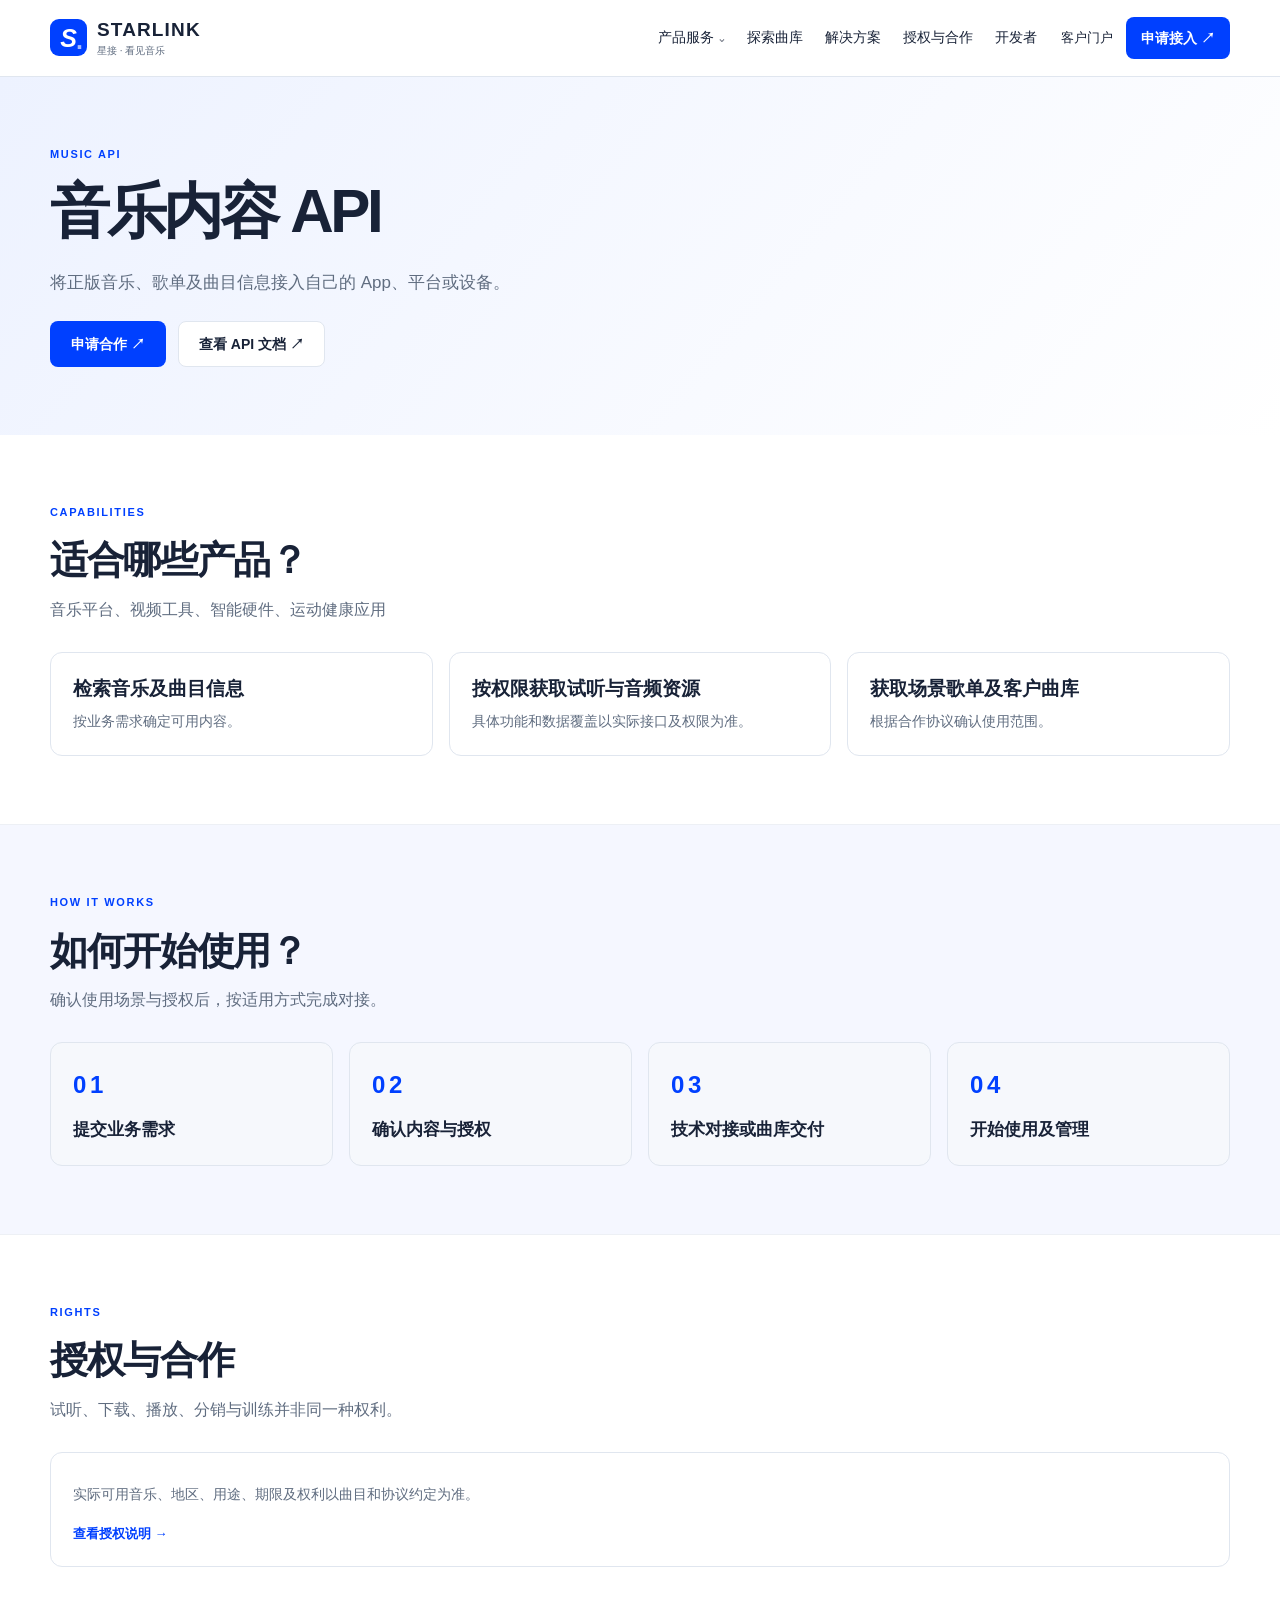
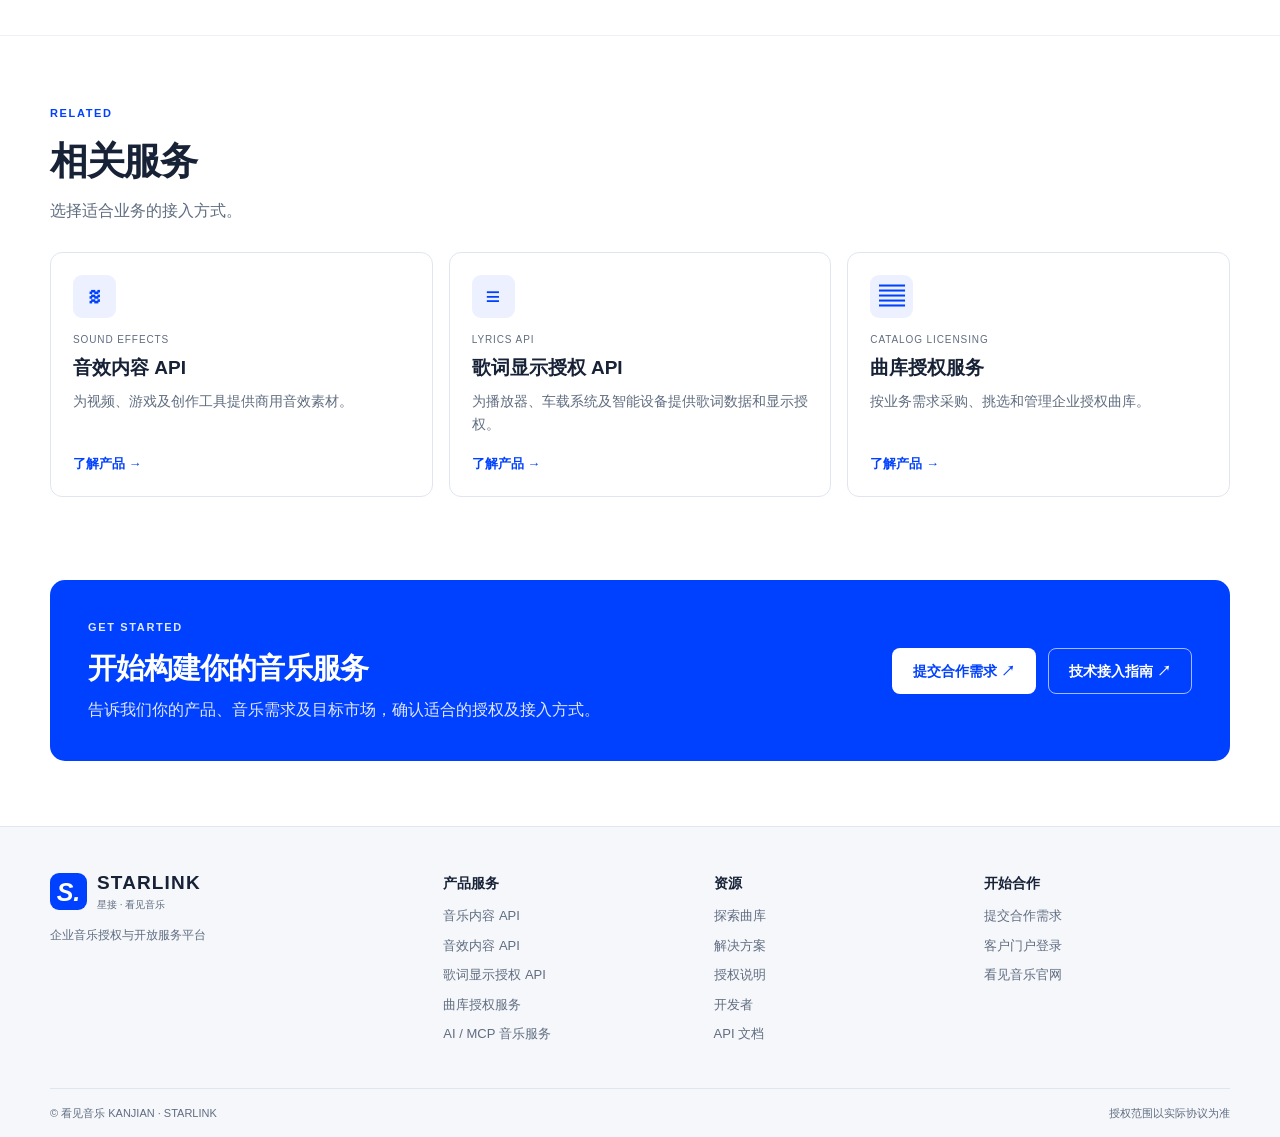
<file: products/music-api.html>
<!doctype html><html lang="zh-CN"><head><meta charset="utf-8"><meta name="viewport" content="width=device-width,initial-scale=1"><meta name="theme-color" content="#0040ff"><title>音乐内容 API | 星接 STARLINK</title><meta name="description" content="将正版音乐、歌单及曲目信息接入自己的 App、平台或设备。"><meta property="og:title" content="音乐内容 API | 星接 STARLINK"><meta property="og:description" content="将正版音乐、歌单及曲目信息接入自己的 App、平台或设备。"><link rel="icon" href="../favicon.svg" type="image/svg+xml"><link rel="stylesheet" href="../style.css"><script type="application/ld+json">{"@context":"https://schema.org","@type":"Service","name":"音乐内容 API","description":"将正版音乐、歌单及曲目信息接入自己的 App、平台或设备。","provider":{"@type":"Organization","name":"星接 STARLINK"}}</script></head><body><a class="skip" href="#main">跳至内容</a><header><div class="wrap nav"><a class="brand" href="../index.html"><span class="mark">S<span>.</span></span><span><b>STARLINK</b><small>星接 · 看见音乐</small></span></a><button class="menu" aria-expanded="false" aria-controls="nav" aria-label="展开导航">☰</button><nav id="nav"><details class="drop"><summary>产品服务 ⌄</summary><div class="dropdown"><a class="" href="../products/music-api.html">音乐内容 API<small>将正版音乐、歌单及曲目信息接入自己的 App、平台或设备。</small></a><a class="" href="../products/sound-effects.html">音效内容 API<small>为视频、游戏及创作工具提供商用音效素材。</small></a><a class="" href="../products/lyrics-api.html">歌词显示授权 API<small>为播放器、车载系统及智能设备提供歌词数据和显示授权。</small></a><a class="" href="../products/catalog-license.html">曲库授权服务<small>按业务需求采购、挑选和管理企业授权曲库。</small></a><a class="" href="../products/ai-mcp.html">AI / MCP 音乐服务<small>让 AI Agent 检索正版音乐，获取曲目详情、试听及授权入口。</small></a></div></details><a class="" href="../catalog.html">探索曲库</a><a class="" href="../solutions.html">解决方案</a><a class="" href="../licensing.html">授权与合作</a><a class="" href="../developers.html">开发者</a></nav><div class="nav-actions"><a class="" href="https://open.kanjian.com/login">客户门户</a><a class="btn primary compact" href="https://crm-tool.kanjian.com/collect/e8250ef39f">申请接入 ↗</a></div></div></header><main id="main"><section class="lead"><div class="wrap"><span class="eyebrow">MUSIC API</span><h1>音乐内容 API</h1><p>将正版音乐、歌单及曲目信息接入自己的 App、平台或设备。</p><div class="actions"><a class="btn primary" href="https://crm-tool.kanjian.com/collect/e8250ef39f">申请合作 ↗</a><a class="btn secondary" href="https://developer.kanjian.com/doc-3489123">查看 API 文档 ↗</a></div></div></section><section class="section "><div class="wrap"><div class="heading"><span class="eyebrow">CAPABILITIES</span><h2>适合哪些产品？</h2><p>音乐平台、视频工具、智能硬件、运动健康应用</p></div><div class="grid three"><article class="card"><h3>检索音乐及曲目信息</h3><p>按业务需求确定可用内容。</p></article><article class="card"><h3>按权限获取试听与音频资源</h3><p>具体功能和数据覆盖以实际接口及权限为准。</p></article><article class="card"><h3>获取场景歌单及客户曲库</h3><p>根据合作协议确认使用范围。</p></article></div></div></section><section class="section tint"><div class="wrap"><div class="heading"><span class="eyebrow">HOW IT WORKS</span><h2>如何开始使用？</h2><p>确认使用场景与授权后，按适用方式完成对接。</p></div><div class="grid four"><div class="card step"><span class="eyebrow">01</span><h3>提交业务需求</h3></div><div class="card step"><span class="eyebrow">02</span><h3>确认内容与授权</h3></div><div class="card step"><span class="eyebrow">03</span><h3>技术对接或曲库交付</h3></div><div class="card step"><span class="eyebrow">04</span><h3>开始使用及管理</h3></div></div></div></section><section class="section "><div class="wrap"><div class="heading"><span class="eyebrow">RIGHTS</span><h2>授权与合作</h2><p>试听、下载、播放、分销与训练并非同一种权利。</p></div><div class="card"><p>实际可用音乐、地区、用途、期限及权利以曲目和协议约定为准。</p><a class="more" href="../licensing.html">查看授权说明 →</a></div></div></section><section class="section "><div class="wrap"><div class="heading"><span class="eyebrow">RELATED</span><h2>相关服务</h2><p>选择适合业务的接入方式。</p></div><div class="grid three"><a class="card product" href="../products/sound-effects.html"><span class="tile">≋</span><small>SOUND EFFECTS</small><h3>音效内容 API</h3><p>为视频、游戏及创作工具提供商用音效素材。</p><span class="more">了解产品 →</span></a><a class="card product" href="../products/lyrics-api.html"><span class="tile">≡</span><small>LYRICS API</small><h3>歌词显示授权 API</h3><p>为播放器、车载系统及智能设备提供歌词数据和显示授权。</p><span class="more">了解产品 →</span></a><a class="card product" href="../products/catalog-license.html"><span class="tile">▤</span><small>CATALOG LICENSING</small><h3>曲库授权服务</h3><p>按业务需求采购、挑选和管理企业授权曲库。</p><span class="more">了解产品 →</span></a></div></div></section><section class="wrap cta"><div><span class="eyebrow">GET STARTED</span><h2>开始构建你的音乐服务</h2><p>告诉我们你的产品、音乐需求及目标市场，确认适合的授权及接入方式。</p></div><a class="btn white" href="https://crm-tool.kanjian.com/collect/e8250ef39f">提交合作需求 ↗</a><a class="btn outlinewhite" href="../developers.html">技术接入指南 ↗</a></section></main><footer><div class="wrap foot"><div><a class="brand" href="../index.html"><span class="mark">S.</span><span><b>STARLINK</b><small>星接 · 看见音乐</small></span></a><p>企业音乐授权与开放服务平台</p></div><div><h4>产品服务</h4><a class="" href="../products/music-api.html">音乐内容 API</a><a class="" href="../products/sound-effects.html">音效内容 API</a><a class="" href="../products/lyrics-api.html">歌词显示授权 API</a><a class="" href="../products/catalog-license.html">曲库授权服务</a><a class="" href="../products/ai-mcp.html">AI / MCP 音乐服务</a></div><div><h4>资源</h4><a class="" href="../catalog.html">探索曲库</a><a class="" href="../solutions.html">解决方案</a><a class="" href="../licensing.html">授权说明</a><a class="" href="../developers.html">开发者</a><a class="" href="https://developer.kanjian.com/">API 文档</a></div><div><h4>开始合作</h4><a class="" href="https://crm-tool.kanjian.com/collect/e8250ef39f">提交合作需求</a><a class="" href="https://open.kanjian.com/login">客户门户登录</a><a class="" href="https://kanjian.com">看见音乐官网</a></div></div><div class="wrap copyright">© 看见音乐 KANJIAN · STARLINK <span>授权范围以实际协议为准</span></div></footer><script src="../site.js" defer></script></body></html>
</file>
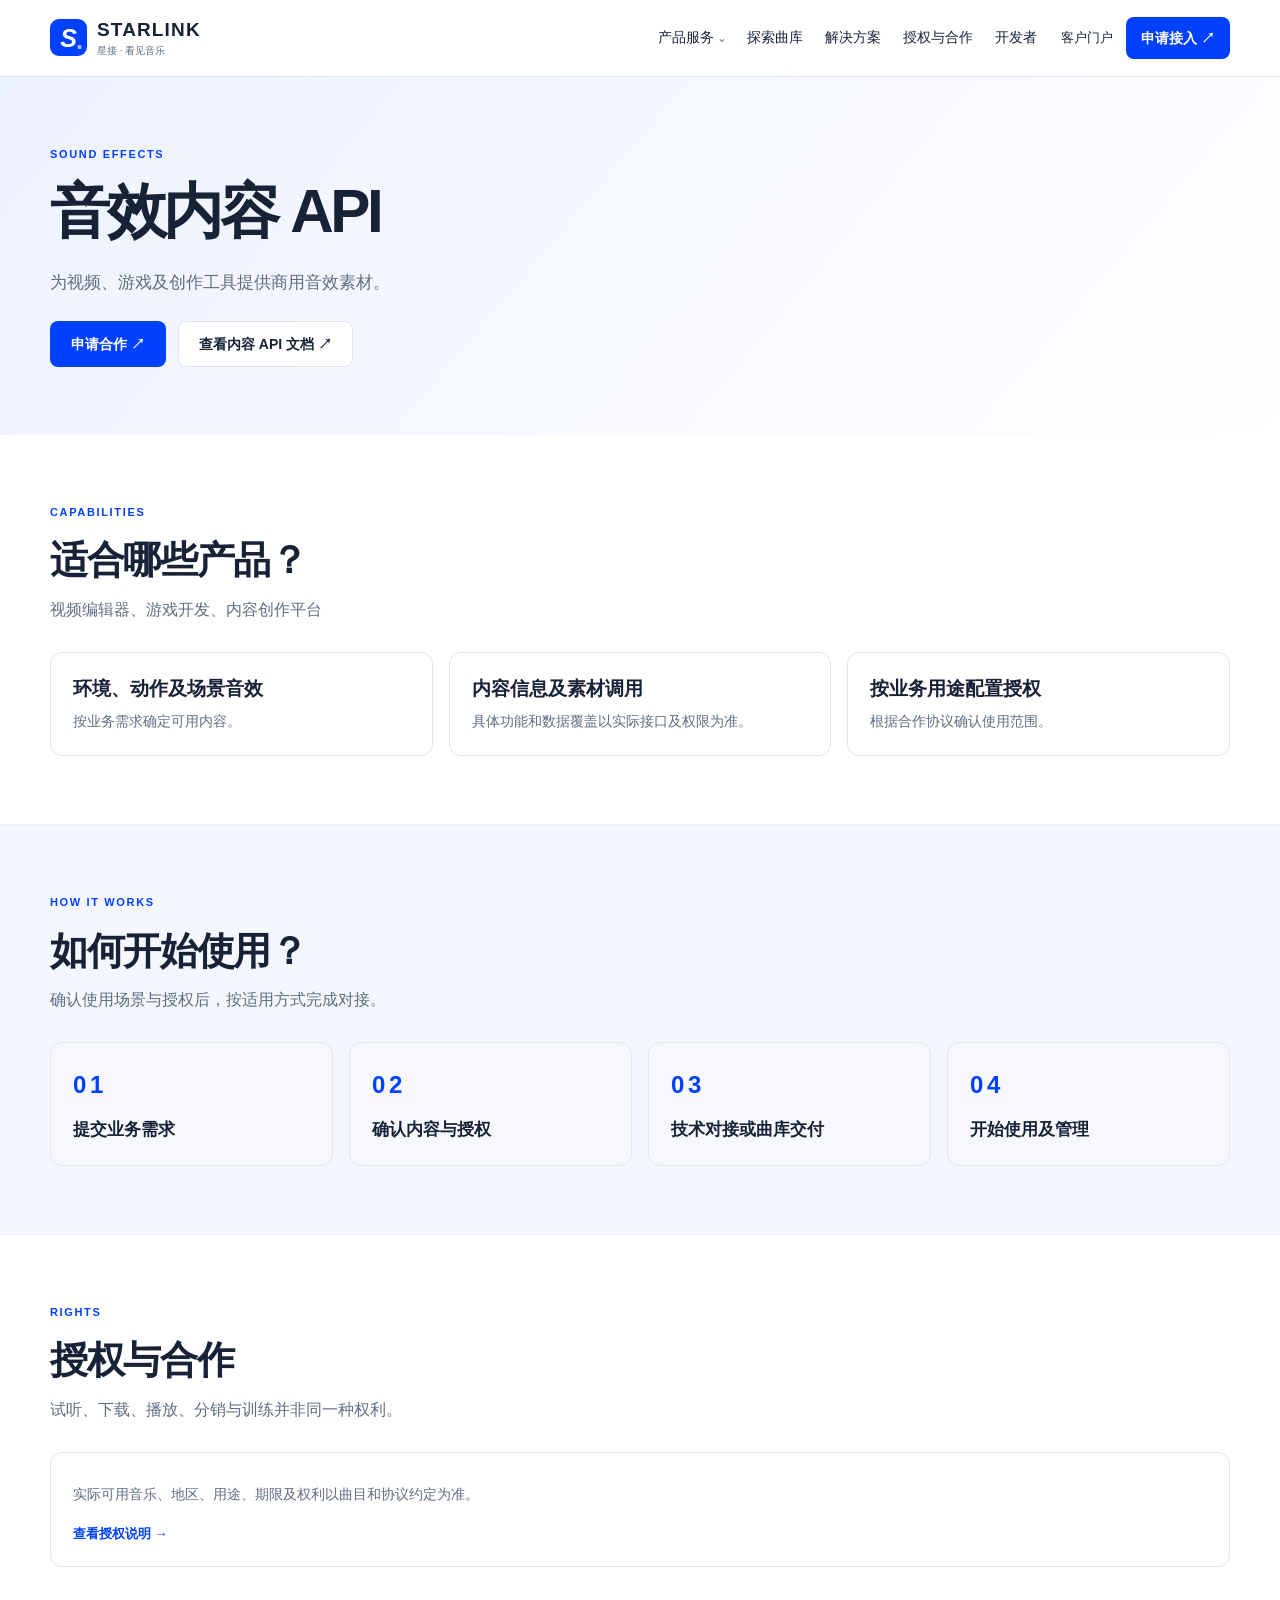
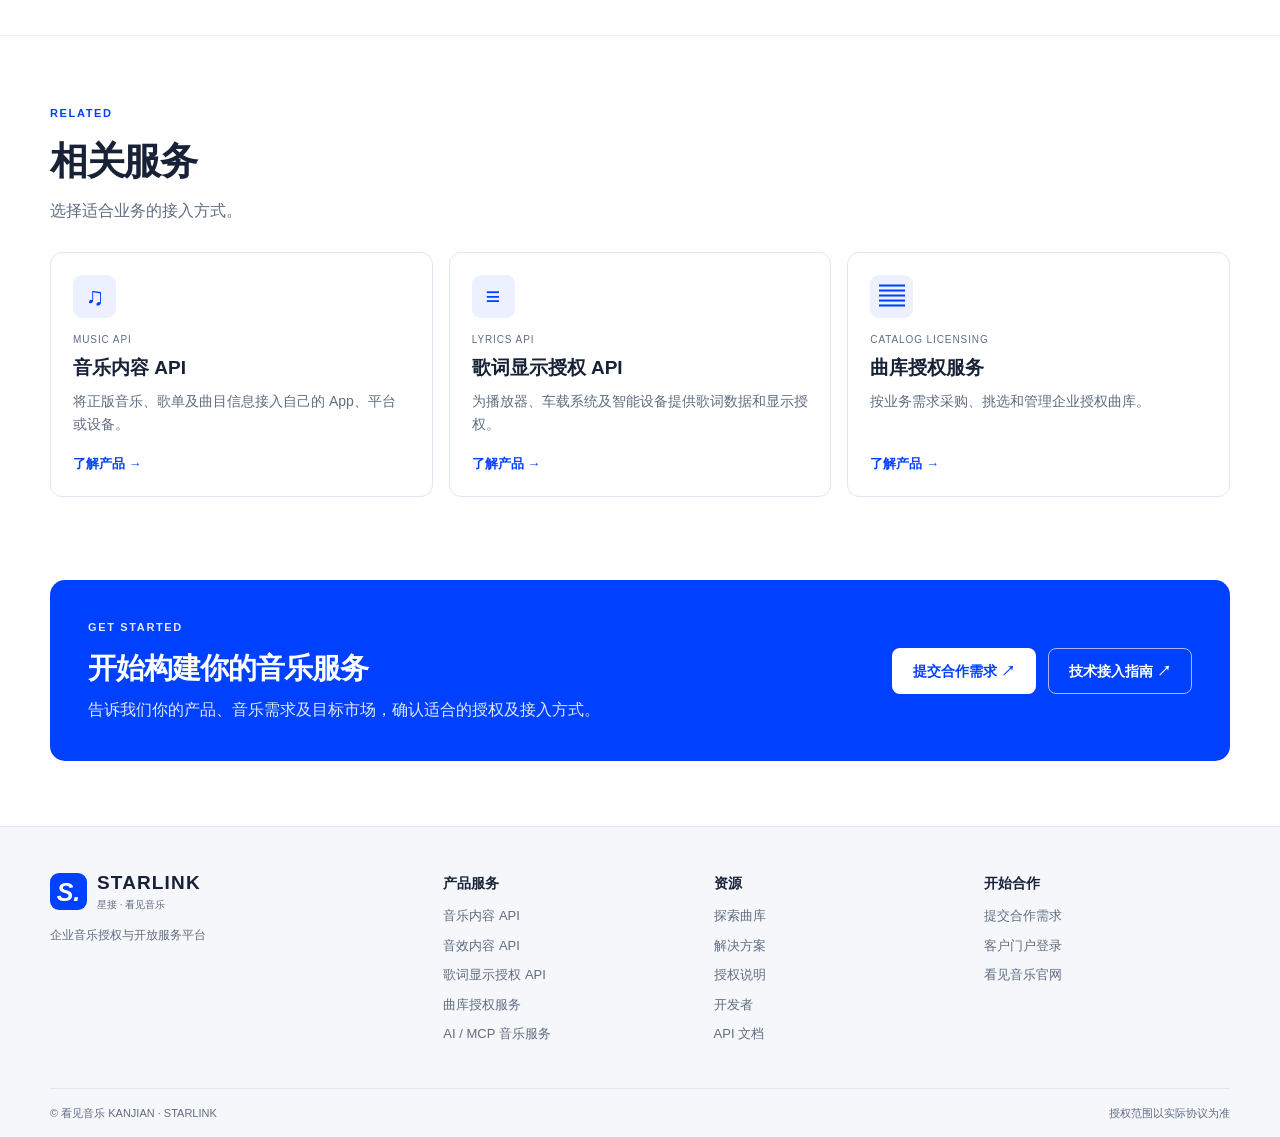
<file: products/sound-effects.html>
<!doctype html><html lang="zh-CN"><head><meta charset="utf-8"><meta name="viewport" content="width=device-width,initial-scale=1"><meta name="theme-color" content="#0040ff"><title>音效内容 API | 星接 STARLINK</title><meta name="description" content="为视频、游戏及创作工具提供商用音效素材。"><meta property="og:title" content="音效内容 API | 星接 STARLINK"><meta property="og:description" content="为视频、游戏及创作工具提供商用音效素材。"><link rel="icon" href="../favicon.svg" type="image/svg+xml"><link rel="stylesheet" href="../style.css"><script type="application/ld+json">{"@context":"https://schema.org","@type":"Service","name":"音效内容 API","description":"为视频、游戏及创作工具提供商用音效素材。","provider":{"@type":"Organization","name":"星接 STARLINK"}}</script></head><body><a class="skip" href="#main">跳至内容</a><header><div class="wrap nav"><a class="brand" href="../index.html"><span class="mark">S<span>.</span></span><span><b>STARLINK</b><small>星接 · 看见音乐</small></span></a><button class="menu" aria-expanded="false" aria-controls="nav" aria-label="展开导航">☰</button><nav id="nav"><details class="drop"><summary>产品服务 ⌄</summary><div class="dropdown"><a class="" href="../products/music-api.html">音乐内容 API<small>将正版音乐、歌单及曲目信息接入自己的 App、平台或设备。</small></a><a class="" href="../products/sound-effects.html">音效内容 API<small>为视频、游戏及创作工具提供商用音效素材。</small></a><a class="" href="../products/lyrics-api.html">歌词显示授权 API<small>为播放器、车载系统及智能设备提供歌词数据和显示授权。</small></a><a class="" href="../products/catalog-license.html">曲库授权服务<small>按业务需求采购、挑选和管理企业授权曲库。</small></a><a class="" href="../products/ai-mcp.html">AI / MCP 音乐服务<small>让 AI Agent 检索正版音乐，获取曲目详情、试听及授权入口。</small></a></div></details><a class="" href="../catalog.html">探索曲库</a><a class="" href="../solutions.html">解决方案</a><a class="" href="../licensing.html">授权与合作</a><a class="" href="../developers.html">开发者</a></nav><div class="nav-actions"><a class="" href="https://open.kanjian.com/login">客户门户</a><a class="btn primary compact" href="https://crm-tool.kanjian.com/collect/e8250ef39f">申请接入 ↗</a></div></div></header><main id="main"><section class="lead"><div class="wrap"><span class="eyebrow">SOUND EFFECTS</span><h1>音效内容 API</h1><p>为视频、游戏及创作工具提供商用音效素材。</p><div class="actions"><a class="btn primary" href="https://crm-tool.kanjian.com/collect/e8250ef39f">申请合作 ↗</a><a class="btn secondary" href="https://developer.kanjian.com/doc-3489123">查看内容 API 文档 ↗</a></div></div></section><section class="section "><div class="wrap"><div class="heading"><span class="eyebrow">CAPABILITIES</span><h2>适合哪些产品？</h2><p>视频编辑器、游戏开发、内容创作平台</p></div><div class="grid three"><article class="card"><h3>环境、动作及场景音效</h3><p>按业务需求确定可用内容。</p></article><article class="card"><h3>内容信息及素材调用</h3><p>具体功能和数据覆盖以实际接口及权限为准。</p></article><article class="card"><h3>按业务用途配置授权</h3><p>根据合作协议确认使用范围。</p></article></div></div></section><section class="section tint"><div class="wrap"><div class="heading"><span class="eyebrow">HOW IT WORKS</span><h2>如何开始使用？</h2><p>确认使用场景与授权后，按适用方式完成对接。</p></div><div class="grid four"><div class="card step"><span class="eyebrow">01</span><h3>提交业务需求</h3></div><div class="card step"><span class="eyebrow">02</span><h3>确认内容与授权</h3></div><div class="card step"><span class="eyebrow">03</span><h3>技术对接或曲库交付</h3></div><div class="card step"><span class="eyebrow">04</span><h3>开始使用及管理</h3></div></div></div></section><section class="section "><div class="wrap"><div class="heading"><span class="eyebrow">RIGHTS</span><h2>授权与合作</h2><p>试听、下载、播放、分销与训练并非同一种权利。</p></div><div class="card"><p>实际可用音乐、地区、用途、期限及权利以曲目和协议约定为准。</p><a class="more" href="../licensing.html">查看授权说明 →</a></div></div></section><section class="section "><div class="wrap"><div class="heading"><span class="eyebrow">RELATED</span><h2>相关服务</h2><p>选择适合业务的接入方式。</p></div><div class="grid three"><a class="card product" href="../products/music-api.html"><span class="tile">♫</span><small>MUSIC API</small><h3>音乐内容 API</h3><p>将正版音乐、歌单及曲目信息接入自己的 App、平台或设备。</p><span class="more">了解产品 →</span></a><a class="card product" href="../products/lyrics-api.html"><span class="tile">≡</span><small>LYRICS API</small><h3>歌词显示授权 API</h3><p>为播放器、车载系统及智能设备提供歌词数据和显示授权。</p><span class="more">了解产品 →</span></a><a class="card product" href="../products/catalog-license.html"><span class="tile">▤</span><small>CATALOG LICENSING</small><h3>曲库授权服务</h3><p>按业务需求采购、挑选和管理企业授权曲库。</p><span class="more">了解产品 →</span></a></div></div></section><section class="wrap cta"><div><span class="eyebrow">GET STARTED</span><h2>开始构建你的音乐服务</h2><p>告诉我们你的产品、音乐需求及目标市场，确认适合的授权及接入方式。</p></div><a class="btn white" href="https://crm-tool.kanjian.com/collect/e8250ef39f">提交合作需求 ↗</a><a class="btn outlinewhite" href="../developers.html">技术接入指南 ↗</a></section></main><footer><div class="wrap foot"><div><a class="brand" href="../index.html"><span class="mark">S.</span><span><b>STARLINK</b><small>星接 · 看见音乐</small></span></a><p>企业音乐授权与开放服务平台</p></div><div><h4>产品服务</h4><a class="" href="../products/music-api.html">音乐内容 API</a><a class="" href="../products/sound-effects.html">音效内容 API</a><a class="" href="../products/lyrics-api.html">歌词显示授权 API</a><a class="" href="../products/catalog-license.html">曲库授权服务</a><a class="" href="../products/ai-mcp.html">AI / MCP 音乐服务</a></div><div><h4>资源</h4><a class="" href="../catalog.html">探索曲库</a><a class="" href="../solutions.html">解决方案</a><a class="" href="../licensing.html">授权说明</a><a class="" href="../developers.html">开发者</a><a class="" href="https://developer.kanjian.com/">API 文档</a></div><div><h4>开始合作</h4><a class="" href="https://crm-tool.kanjian.com/collect/e8250ef39f">提交合作需求</a><a class="" href="https://open.kanjian.com/login">客户门户登录</a><a class="" href="https://kanjian.com">看见音乐官网</a></div></div><div class="wrap copyright">© 看见音乐 KANJIAN · STARLINK <span>授权范围以实际协议为准</span></div></footer><script src="../site.js" defer></script></body></html>
</file>
<file: style.css>
:root{--blue:#0040ff;--ink:#182237;--muted:#606d80;--line:#e0e6ef;--bg:#f5f7fb}*{box-sizing:border-box}html{scroll-behavior:smooth;scroll-padding-top:90px}body{margin:0;background:white;color:var(--ink);font-family:Inter,-apple-system,BlinkMacSystemFont,"PingFang SC","Microsoft YaHei",Arial,sans-serif;line-height:1.65}a{color:inherit;text-decoration:none}button,input{font:inherit}button{cursor:pointer}a:focus-visible,button:focus-visible,summary:focus-visible,input:focus-visible{outline:3px solid #779aff;outline-offset:3px}h1,h2,h3,h4,p{margin:0}h1{font-size:clamp(40px,5.4vw,76px);line-height:1.16;letter-spacing:-.055em;font-weight:800}h2{font-size:clamp(26px,3vw,40px);line-height:1.3;letter-spacing:-.035em}h3{font-size:19px;line-height:1.45}p{color:var(--muted)}.wrap{width:min(1180px,calc(100% - 64px));margin:auto}header{position:sticky;top:0;z-index:20;background:white;border-bottom:1px solid var(--line)}.nav{display:flex;align-items:center;gap:24px;min-height:76px}.brand{display:inline-flex;align-items:center;gap:10px;flex-shrink:0;line-height:1.2}.brand b{font-size:19px;letter-spacing:.06em}.brand small{display:block;color:var(--muted);font-size:10px;margin-top:4px}.mark{background:var(--blue);color:white;width:37px;height:37px;border-radius:9px;display:grid;place-items:center;font-weight:900;font-style:italic;font-size:25px;position:relative}.mark span{position:absolute;right:4px;bottom:1px;font-style:normal;color:#a8bbff}.nav nav{display:flex;align-items:center;gap:22px;margin-left:auto;font-size:14px;font-weight:550}.nav-actions{display:flex;gap:13px;align-items:center;font-size:13px;white-space:nowrap}.nav a:hover,.foot a:hover{color:var(--blue)}.drop{position:relative}.drop summary{list-style:none;cursor:pointer;white-space:nowrap}.drop summary::-webkit-details-marker{display:none}.dropdown{position:absolute;top:32px;left:-12px;width:310px;padding:9px;border:1px solid var(--line);background:white;box-shadow:0 18px 50px #182d5620;border-radius:12px}.dropdown a{display:block;padding:10px;border-radius:7px}.dropdown a:hover{background:var(--bg)}.dropdown small{display:block;font-size:11px;color:var(--muted);font-weight:400}.btn{display:inline-flex;align-items:center;justify-content:center;gap:10px;border:1px solid transparent;border-radius:8px;padding:12px 20px;font-size:14px;font-weight:650;line-height:1.45;transition:.18s}.btn:hover{transform:translateY(-1px)}.primary{background:var(--blue);color:white}.primary:hover,.nav .primary:hover{background:#0035d9;color:white}.secondary{background:white;border-color:var(--line);color:var(--ink)}.secondary:hover{border-color:var(--blue);color:var(--blue)}.compact{padding:10px 14px}.actions{display:flex;gap:12px;flex-wrap:wrap;align-items:center;margin-top:24px}.eyebrow{display:block;font-size:11px;font-weight:750;letter-spacing:.15em;color:var(--blue);margin-bottom:14px}.hero{padding:84px 0 68px;background:radial-gradient(ellipse at 80% 48%,#dfe8ff,transparent 58%),linear-gradient(130deg,#f6f8ff,#fff 75%)}.two{display:grid;grid-template-columns:1fr 1fr;gap:38px;align-items:center}.hero-grid{grid-template-columns:1.12fr 1fr;gap:60px}.hero h1 span{color:var(--blue)}.hero p,.lead p{font-size:17px;margin-top:22px;max-width:650px}.micro,.hero .micro{font-size:12px;color:var(--muted);margin-top:14px}.demo{background:white;border:1px solid #dbe2ef;border-radius:19px;padding:23px;box-shadow:0 24px 70px #284c9a20;min-width:0}.demo-title{display:flex;align-items:center;gap:8px;font-size:14px;font-weight:650}.demo-title small{margin-left:auto;color:var(--muted);font-weight:400;font-size:11px}.dot{width:9px;height:9px;border-radius:50%;background:var(--blue)}.searchbar{border:1px solid var(--line);margin:18px 0 4px;padding:11px;border-radius:7px;color:var(--muted);font-size:13px}.searchbar span{float:right;color:var(--blue)}.demo-row{display:flex;align-items:center;gap:11px;border-bottom:1px solid var(--line);padding:14px 0}.demo-row b,.demo-row small{display:block;font-size:13px}.demo-row small{font-size:11px;color:var(--muted)}.tile{display:grid;place-items:center;width:43px;height:43px;background:#edf1ff;color:var(--blue);border-radius:9px;font-size:25px;font-weight:650;flex-shrink:0}.green{background:#e2f4e9;color:#168459}.purple{background:#efe8fc;color:#7543be}.wave{margin-left:auto;display:flex;gap:2px;align-items:center;max-width:106px;overflow:hidden}.wave i{height:var(--h);width:2px;flex-shrink:0;border-radius:3px;background:#9bb1f6}.chip{margin-left:auto;background:#f1f4f9;color:var(--muted);font-size:11px;padding:4px 9px;border-radius:15px;white-space:nowrap}.tags{display:flex;gap:7px;margin-top:19px;flex-wrap:wrap}.tags span{background:#edf1ff;color:var(--blue);font-size:11px;padding:4px 8px;border-radius:5px}.trust{border-bottom:1px solid var(--line);padding:23px 0;text-align:center}.trust b,.trust small{display:block}.trust small{font-size:12px;color:var(--muted)}.trust .grid>div+div{border-left:1px solid var(--line)}.section{padding:68px 0}.section+.section{border-top:1px solid #edf0f5}.heading{margin-bottom:28px}.heading p,.two>div>p{margin-top:12px}.heading p{max-width:800px}.grid{display:grid;gap:16px}.three{grid-template-columns:repeat(3,minmax(0,1fr))}.four{grid-template-columns:repeat(4,minmax(0,1fr))}.five{grid-template-columns:repeat(5,minmax(0,1fr))}.card{background:white;border:1px solid var(--line);border-radius:12px;padding:22px;min-width:0}.card p{font-size:14px;margin-top:8px}.product{display:flex;flex-direction:column;min-height:230px;transition:.2s}.product:hover{border-color:#8da7ff;transform:translateY(-3px)}.product small{margin-top:14px;color:var(--muted);font-size:10px;letter-spacing:.09em}.product h3{margin-top:5px}.more{display:block;color:var(--blue);font-size:13px;font-weight:650;padding-top:17px;margin-top:auto}.category{padding:11px}.category h3{font-size:16px;margin:12px 2px 0}.category p{font-size:12px;min-height:40px;margin:5px 2px}.category .more{font-size:12px;margin:0 2px}.cover{aspect-ratio:1.5;border-radius:8px;display:grid;place-content:center;text-align:center;overflow:hidden}.cover span{font-size:65px;font-weight:750;line-height:1.2;opacity:.75}.c0{background:linear-gradient(145deg,#e8e7ff,#b9c8ff);color:#334ac1}.c1{background:linear-gradient(145deg,#dce9fa,#b0c5e6);color:#315981}.c2{background:linear-gradient(145deg,#d7f2e4,#b8d8a7);color:#36753b}.c3{background:linear-gradient(145deg,#eae6fc,#d1c1e9);color:#7955a2}.c4{background:linear-gradient(145deg,#fce9d6,#e6c8a8);color:#a36729}.tint{background:#f5f7ff}.code{background:#192640;color:#e6edff;padding:25px;border-radius:13px}.code>div{display:flex;justify-content:space-between;gap:10px;font-weight:650;font-size:14px}.code small{font-size:11px;color:#a8b9d9}.code pre{white-space:pre-wrap;font-size:15px;line-height:2;margin:20px 0}.portal{background:#f6f8fc;border:1px solid var(--line);border-radius:15px;padding:28px}.portal-demo{background:white;border:1px solid var(--line);border-radius:10px;padding:15px;font-size:14px}.portal-demo>b{display:block;color:var(--blue);padding:7px}.portal-demo small{color:var(--muted);font-size:11px}.portal-demo>div{display:flex;align-items:center;gap:12px;border-top:1px solid var(--line);padding:13px 7px}.portal-demo>div span{color:var(--blue)}.portal-demo>div small{margin-left:auto}.faq{max-width:900px}.faq details{border-bottom:1px solid var(--line);padding:16px 0}.faq summary{cursor:pointer;font-size:16px;font-weight:650}.faq p{font-size:14px;padding:10px 0 0 18px}.cta{background:var(--blue);color:white;display:flex;flex-wrap:wrap;align-items:center;gap:12px;border-radius:15px;padding:38px;margin:15px auto 65px}.cta>div{flex:1 1 440px}.cta .eyebrow,.cta p{color:#dfe8ff}.cta h2{font-size:29px;margin-bottom:9px}.white{background:white;color:var(--blue)}.outlinewhite{border-color:#a8baff;color:white}.lead{background:linear-gradient(130deg,#edf2ff,#fff);padding:68px 0}.lead h1{font-size:clamp(36px,4.7vw,62px)}.step{background:#f6f8fc}.step .eyebrow{font-size:24px}.step h3{font-size:17px}.stack{display:grid;gap:20px}.scenario{grid-template-columns:1.4fr 1fr;padding:28px;gap:24px}.scenario .cover{aspect-ratio:2;min-height:160px}.catalog-tools{display:flex;flex-wrap:wrap;gap:12px;align-items:center}.catalog-tools label{width:100%;font-size:13px;font-weight:650}.catalog-tools input{border:1px solid var(--line);padding:11px 14px;border-radius:8px;flex:1 1 280px;min-width:0}.filters{display:flex;flex-wrap:wrap;gap:7px}.filters button{background:white;border:1px solid var(--line);border-radius:7px;padding:8px 12px;color:var(--muted);font-size:13px}.filters button[aria-pressed=true]{background:var(--blue);color:white;border-color:var(--blue)}#catalog{margin-top:22px}[hidden]{display:none!important}footer{background:#f5f7fb;border-top:1px solid var(--line);padding:45px 0 15px}.foot{display:grid;grid-template-columns:1.5fr 1fr 1fr 1fr;gap:24px}.foot h4{font-size:14px;margin-bottom:10px}.foot>div>a:not(.brand){display:block;font-size:13px;color:var(--muted);margin-bottom:8px}.foot p{font-size:12px;margin-top:15px}.copyright{display:flex;justify-content:space-between;gap:12px;font-size:11px;color:var(--muted);border-top:1px solid var(--line);margin-top:35px;padding-top:15px}.menu{display:none}.skip{position:absolute;top:-100px;background:white;padding:8px}.skip:focus{top:0;z-index:100}@media(max-width:1050px){.nav{gap:13px}.nav nav{gap:13px}.nav-actions{gap:8px}.hero-grid{gap:32px}.five{grid-template-columns:repeat(3,minmax(0,1fr))}}@media(max-width:850px){.wrap{width:calc(100% - 40px)}.nav{min-height:66px;flex-wrap:wrap;gap:12px;padding:12px 0}.menu{display:block;margin-left:auto;background:white;border:1px solid var(--line);border-radius:6px;padding:5px 10px}.nav nav{display:none;order:3;width:100%;margin:0;align-items:stretch;flex-direction:column;gap:0}.nav nav.open{display:flex}.nav nav>a,.drop summary{padding:9px 0}.dropdown{position:static;width:100%;box-shadow:none}.hero{padding:50px 0}.two,.hero-grid,.scenario{grid-template-columns:1fr;gap:25px}.three,.four{grid-template-columns:repeat(2,minmax(0,1fr))}.trust .three{grid-template-columns:repeat(3,minmax(0,1fr))}.section{padding:45px 0}.foot{grid-template-columns:repeat(2,1fr)}}@media(max-width:480px){.wrap{width:calc(100% - 30px)}.brand b{font-size:16px}.brand small{font-size:9px}.mark{width:31px;height:31px;font-size:21px}.nav-actions>a:first-child{display:none}.nav-actions .btn{padding:8px;font-size:12px}.hero h1{font-size:43px}.hero p{font-size:15px}.demo{padding:15px}.five{grid-template-columns:repeat(2,minmax(0,1fr))}.three,.four{grid-template-columns:1fr}.product{min-height:0}.card{padding:17px}.category{padding:10px}.cta{padding:23px}.trust b{font-size:13px}.trust small{font-size:10px}.copyright{flex-direction:column}.lead{padding:42px 0}.wave{max-width:65px}}@media(prefers-reduced-motion:reduce){html{scroll-behavior:auto}*{transition:none!important}}
</file>
